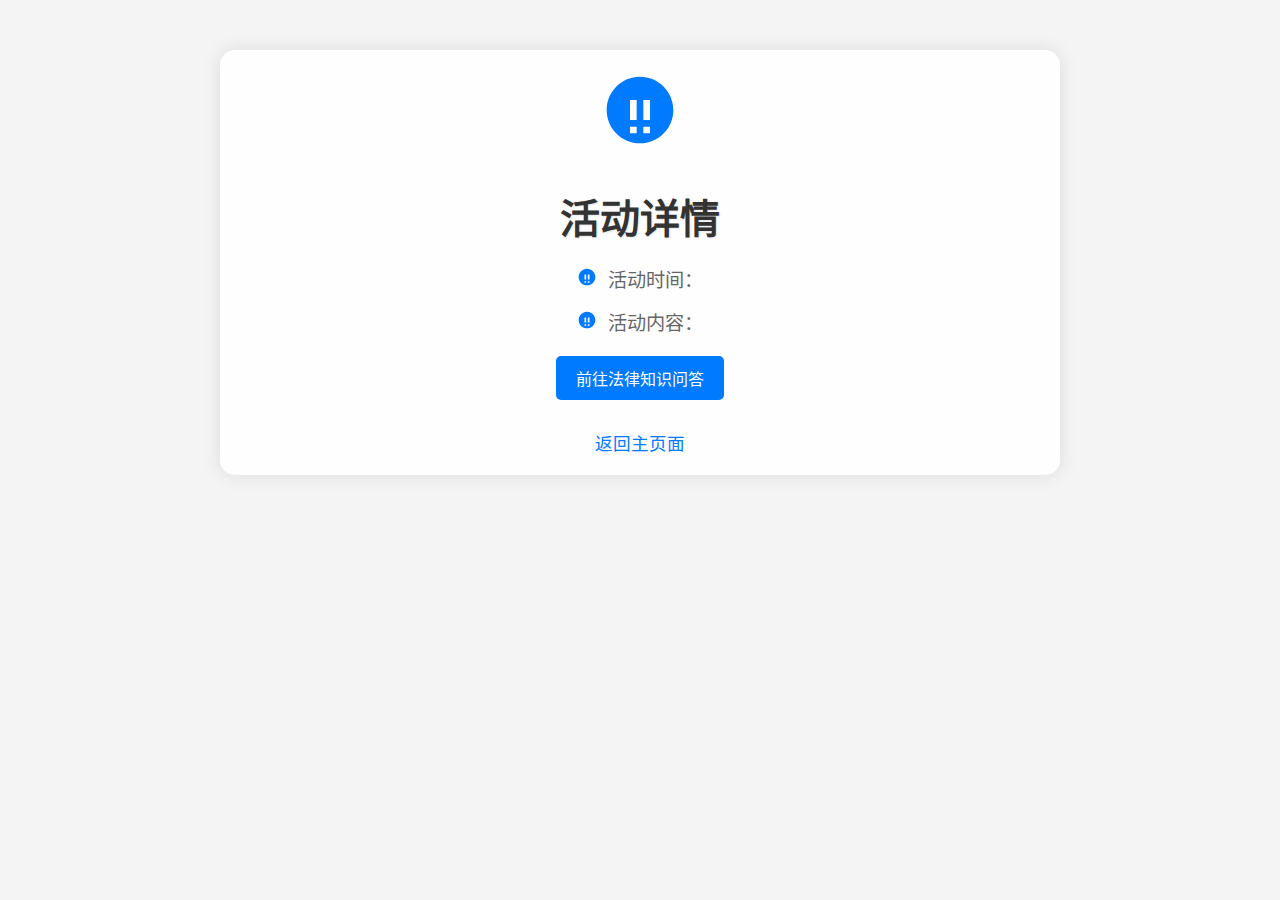
<file: activity.html>
<!DOCTYPE html>
<html lang="zh-CN">

<head>
    <meta charset="UTF-8">
    <meta name="viewport" content="width=device-width, initial-scale=1.0">
    <title>活动详情</title>
    <link rel="icon" type="image/x-icon" href="icon.svg">
    <style>
        body {
            font-family: Arial, sans-serif;
            margin: 0;
            padding: 0;
            background-color: #f4f4f4;
            background-image: url('https://images.unsplash.com/photo-1542435503-956c469947f6?ixlib=rb-4.0.3&ixid=M3wxMjA3fDB8MHxwaG90by1wYWdlfHx8fGVufDB8fHx8fA%3D%3D&auto=format&fit=crop&w=1470&q=80');
            background-size: cover;
            background-position: center;
        }

       .container {
            max-width: 800px;
            margin: 0 auto;
            padding: 20px;
            background-color: rgba(255, 255, 255, 0.9);
            box-shadow: 0 0 20px rgba(0, 0, 0, 0.1);
            border-radius: 15px;
            margin-top: 50px;
            animation: fadeInUp 1s ease;
        }

        @keyframes fadeInUp {
            from {
                opacity: 0;
                transform: translateY(20px);
            }
            to {
                opacity: 1;
                transform: translateY(0);
            }
        }

        h2 {
            color: #333;
            text-align: center;
            margin-bottom: 20px;
            font-size: 2.5em;
            text-shadow: 1px 1px 2px rgba(0, 0, 0, 0.1);
        }

       .activity-info {
            text-align: center;
            margin-bottom: 20px;
        }

       .activity-info p {
            margin: 15px 0;
            font-size: 1.2em;
            color: #666;
        }

       .activity-info p svg {
            width: 20px;
            height: 20px;
            fill: #007BFF;
            margin-right: 5px;
        }

       .back-link {
            text-align: center;
            margin-top: 30px;
        }

       .back-link a {
            color: #007BFF;
            text-decoration: none;
            font-size: 1.1em;
            transition: color 0.3s ease;
        }

       .back-link a:hover {
            color: #0056b3;
            text-decoration: underline;
        }

       .icon-container {
            text-align: center;
            margin-bottom: 20px;
        }

       .icon-container svg {
            width: 80px;
            height: 80px;
            fill: #007BFF;
            animation: pulse 2s infinite;
        }

        @keyframes pulse {
            0% {
                transform: scale(1);
            }
            50% {
                transform: scale(1.1);
            }
            100% {
                transform: scale(1);
            }
        }

       .extra-link {
            text-align: center;
            margin-top: 20px;
        }

       .extra-link a {
            display: inline-block;
            background-color: #007BFF;
            color: white;
            padding: 10px 20px;
            border-radius: 5px;
            text-decoration: none;
            transition: background-color 0.3s ease;
        }

       .extra-link a:hover {
            background-color: #0056b3;
        }
    </style>
</head>

<body>
    <div class="container">
        <div class="icon-container">
            <svg xmlns="http://www.w3.org/2000/svg" viewBox="0 0 24 24">
                <path d="M12 2C6.48 2 2 6.48 2 12s4.48 10 10 10 10-4.48 10-10S17.52 2 12 2zm-1 17h-2v-2h2v2zm0-4h-2v-6h2v6zm4 4h-2v-2h2v2zm0-4h-2v-6h2v6z" />
            </svg>
        </div>
        <h2>活动详情</h2>
        <div class="activity-info">
            <h3 id="activity-title"></h3>
            <p>
                <svg xmlns="http://www.w3.org/2000/svg" viewBox="0 0 24 24">
                    <path d="M12 2C6.48 2 2 6.48 2 12s4.48 10 10 10 10-4.48 10-10S17.52 2 12 2zm-1 17h-2v-2h2v2zm0-4h-2v-6h2v6zm4 4h-2v-2h2v2zm0-4h-2v-6h2v6z" />
                </svg>
                活动时间：<span id="activity-date"></span>
            </p>
            <p>
                <svg xmlns="http://www.w3.org/2000/svg" viewBox="0 0 24 24">
                    <path d="M12 2C6.48 2 2 6.48 2 12s4.48 10 10 10 10-4.48 10-10S17.52 2 12 2zm-1 17h-2v-2h2v2zm0-4h-2v-6h2v6zm4 4h-2v-2h2v2zm0-4h-2v-6h2v6z" />
                </svg>
                活动内容：<span id="activity-content"></span>
            </p>
        </div>
        <div class="extra-link">
            <a id="questionLink" href="your_question_page.html" style="display: none;">前往法律知识问答</a>
        </div>
        <div class="back-link">
            <a href="index.html">返回主页面</a>
        </div>
    </div>
    <script>
        const urlParams = new URLSearchParams(window.location.search);
        const activityId = urlParams.get('id');

        let activity;
        if (activityId === '1') {
            activity = {
                title: '群聊文明宣传活动',
                date: '3.18',
                content: '组织同学们学习群聊文明规范，发放宣传手册。'
            };
        } else if (activityId === '2') {
            activity = {
                title: '法律知识小竞赛',
                date: '3.16',
                content: '通过竞赛的方式，增强同学们对群聊法律规定的了解。'
            };
        }

        if (activity) {
            document.getElementById('activity-title').textContent = activity.title;
            document.getElementById('activity-date').textContent = activity.date;
            document.getElementById('activity-content').textContent = activity.content;
        }

        // 获取当前日期
        const now = new Date();
        const targetDate = new Date(2025, 2, 16); // 月份是0-11，所以3月是2

        if (now >= targetDate) {
            document.getElementById('questionLink').style.display = 'inline-block';
        }
    </script>
</body>

</html>
</file>
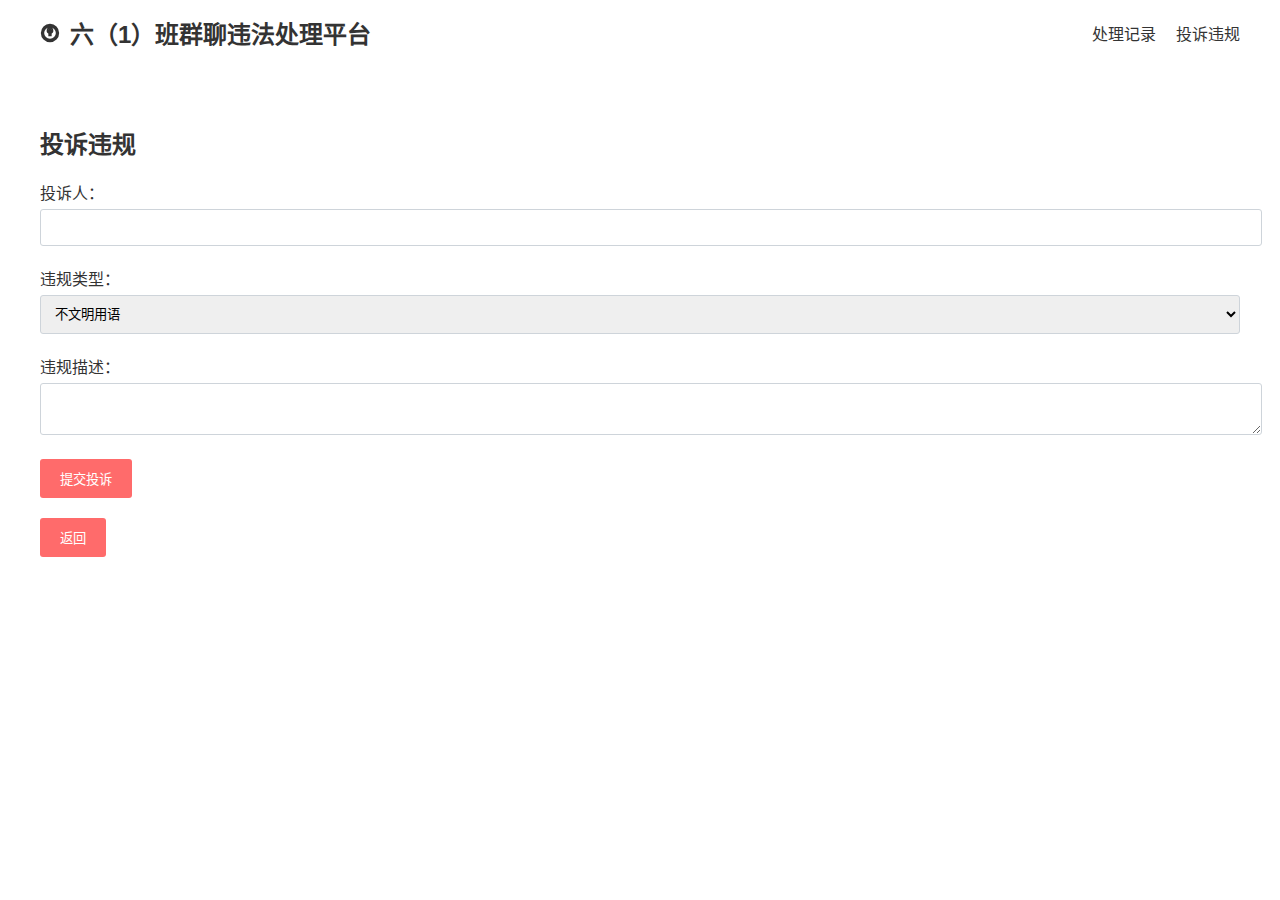
<file: complaint.html>
<!DOCTYPE html>
<html lang="zh-CN">

<head>
    <meta charset="UTF-8">
    <meta name="viewport" content="width=device-width, initial-scale=1.0">
    <title>投诉违规</title>
    <link rel="icon" type="image/x-icon" href="icon.svg">
    <style>
        /* 全局样式 */
        body {
            font-family: Arial, sans-serif;
            margin: 0;
            padding: 0;
            background-color: #fff;
            color: #333;
        }

        /* 顶部导航栏样式 */
       .navbar {
            background-color: #fff;
            box-shadow: 0 2px 5px rgba(0, 0, 0, 0.1);
            display: flex;
            justify-content: space-between;
            align-items: center;
            padding: 15px 40px;
        }

       .navbar-logo {
            display: flex;
            align-items: center;
            font-size: 24px;
            font-weight: bold;
            color: #333;
            text-decoration: none;
        }

       .navbar-logo svg {
            width: 20px;
            height: 20px;
            fill: #333;
            margin-right: 10px;
            transition: transform 0.3s ease;
        }

       .navbar-logo svg:hover {
            transform: rotate(360deg);
        }

       .navbar-menu {
            list-style-type: none;
            margin: 0;
            padding: 0;
            display: flex;
        }

       .navbar-menu li {
            margin-left: 20px;
        }

       .navbar-menu li a {
            color: #333;
            text-decoration: none;
            transition: color 0.3s ease;
            display: flex;
            align-items: center;
        }

       .navbar-menu li a svg {
            width: 16px;
            height: 16px;
            fill: #333;
            margin-right: 5px;
            transition: fill 0.3s ease;
        }

       .navbar-menu li a:hover {
            color: #ff6b6b;
        }

       .navbar-menu li a:hover svg {
            fill: #ff6b6b;
        }

        /* 容器样式 */
       .container {
            max-width: 1200px;
            margin: 0 auto;
            padding: 40px;
            background-color: #fff;
            box-shadow: none;
        }

        /* 时间线样式 */
       .timeline {
            list-style-type: none;
            padding: 20px 0;
            margin: 0;
            position: relative;
        }

       .timeline::before {
            content: '';
            position: absolute;
            left: 13px;
            width: 2px;
            height: 100%;
            background-color: #ccc;
        }

       .timeline li {
            margin-bottom: 20px;
            position: relative;
            opacity: 0;
            animation: fadeInUp 1s ease-in-out forwards;
            animation-delay: calc(0.2s * var(--index));
        }

        @keyframes fadeInUp {
            from {
                opacity: 0;
                transform: translateY(20px);
            }

            to {
                opacity: 1;
                transform: translateY(0);
            }
        }

       .timeline li::after {
            content: '';
            display: table;
            clear: both;
        }

       .timeline .date {
            width: 60px;
            height: 60px;
            line-height: 60px;
            border-radius: 50%;
            background-color: #333;
            color: white;
            text-align: center;
            position: absolute;
            left: 0;
        }

       .timeline .event {
            margin-left: 80px;
            padding: 10px;
            background-color: rgba(249, 249, 249, 0.9);
            border-radius: 5px;
        }

       .activity-timeline {
            list-style-type: none;
            padding: 20px 0;
            margin: 0;
            position: relative;
        }

       .activity-timeline::before {
            content: '';
            position: absolute;
            left: 13px;
            width: 2px;
            height: 100%;
            background-color: #007BFF;
        }

       .activity-timeline li {
            margin-bottom: 20px;
            position: relative;
            opacity: 0;
            animation: fadeInUp 1s ease-in-out forwards;
            animation-delay: calc(0.2s * var(--index));
        }

       .activity-timeline .date {
            width: 60px;
            height: 60px;
            line-height: 60px;
            border-radius: 50%;
            background-color: #007BFF;
            color: white;
            text-align: center;
            position: absolute;
            left: 0;
        }

       .activity-timeline .event {
            margin-left: 80px;
            padding: 10px;
            background-color: rgba(227, 242, 253, 0.9);
            border-radius: 5px;
        }

       .activity-timeline .event svg {
            width: 20px;
            height: 20px;
            fill: #007BFF;
            margin-right: 5px;
        }

       .timeline.event a,
       .timeline-search button,
       .toggle-btn,
       .complaint-form button {
            background-color: #ff6b6b;
            color: #fff;
            border: none;
            padding: 10px 20px;
            border-radius: 3px;
            transition: background-color 0.3s ease;
            cursor: pointer;
        }

       .timeline.event a:hover,
       .timeline-search button:hover,
       .toggle-btn:hover,
       .complaint-form button:hover {
            background-color: #e74c3c;
        }

        /* 搜索框样式 */
       .timeline-search {
            margin-bottom: 20px;
            display: flex;
            align-items: center;
        }

       .timeline-search input {
            padding: 10px 15px;
            border: 1px solid #ced4da;
            border-radius: 20px;
            width: 300px;
            font-size: 1rem;
            outline: none;
            transition: border-color 0.3s ease;
            margin-right: 10px;
        }

       .timeline-search input:focus {
            border-color: #ff6b6b;
        }

        /* 投诉表单样式 */
       .complaint-form label {
            display: block;
            margin-bottom: 5px;
        }

       .complaint-form input,
       .complaint-form select,
       .complaint-form textarea {
            width: 100%;
            padding: 10px;
            margin-bottom: 20px;
            border: 1px solid #ced4da;
            border-radius: 3px;
            outline: none;
            transition: border-color 0.3s ease;
        }

       .complaint-form input:focus,
       .complaint-form select:focus,
       .complaint-form textarea:focus {
            border-color: #ff6b6b;
        }

        /* 通知框样式 */
       .notification {
            position: fixed;
            top: 10px;
            right: 10px;
            background-color: white;
            border: 1px solid #ff6b6b;
            border-radius: 5px;
            padding: 10px 20px;
            display: flex;
            align-items: center;
            box-shadow: 0 0 5px rgba(0, 0, 0, 0.2);
            opacity: 0;
            transform: translateY(-20px);
            transition: opacity 0.3s ease, transform 0.3s ease;
        }

       .notification svg {
            width: 20px;
            height: 20px;
            fill: #ff6b6b;
            margin-right: 10px;
        }
        .back-button {
            background-color: #ff6b6b;
            color: #fff;
            border: none;
            padding: 10px 20px;
            border-radius: 3px;
            cursor: pointer;
            margin-top: 20px;
        }

       .back-button:hover {
            background-color: #e74c3c;
        }

    </style>
</head>

<body>
    <nav class="navbar">
        <a href="#" class="navbar-logo">
            <svg width="24" height="24" viewBox="0 0 24 24" fill="none" xmlns="http://www.w3.org/2000/svg">
                <path d="M12 2C6.48 2 2 6.48 2 12s4.48 10 10 10 10-4.48 10-10S17.52 2 12 2zm0 18c-4.41 0-8-3.59-8-8s3.59-8 8-8 8 3.59 8 8-3.59 8-8 8zm1-11h-2v6h2v-6zm-1-3c-1.66 0-3 1.34-3 3s1.34 3 3 3 3-1.34 3-3-1.34-3-3-3z"
                      fill="none" stroke="#333" stroke-width="2" />
                <path d="M12 14L16 10L12 6L8 10L12 14Z" fill="#333" />
            </svg>
            六（1）班群聊违法处理平台
        </a>
        <ul class="navbar-menu">
            <li><a href="timeline.html">处理记录</a></li>
            <li><a href="complaint.html">投诉违规</a></li>
        </ul>
    </nav>
    <div class="container">
        <h2>投诉违规</h2>
        <form class="complaint-form">
            <label for="complainant">投诉人：</label>
            <input type="text" id="complainant" required>
            <label for="violationType">违规类型：</label>
            <select id="violationType" required>
                <option value="badLanguage">不文明用语</option>
                <option value="spam">恶意刷屏</option>
                <option value="badInfo">传播不良信息</option>
            </select>
            <label for="description">违规描述：</label>
            <textarea id="description" required></textarea>
            <button type="submit">提交投诉</button>
        </form>
        <button class="back-button" onclick="goBack()">返回</button>
    </div>
    <script>
        function goBack() {
            window.history.back();
        }
    </script>
</body>

</html>
</file>
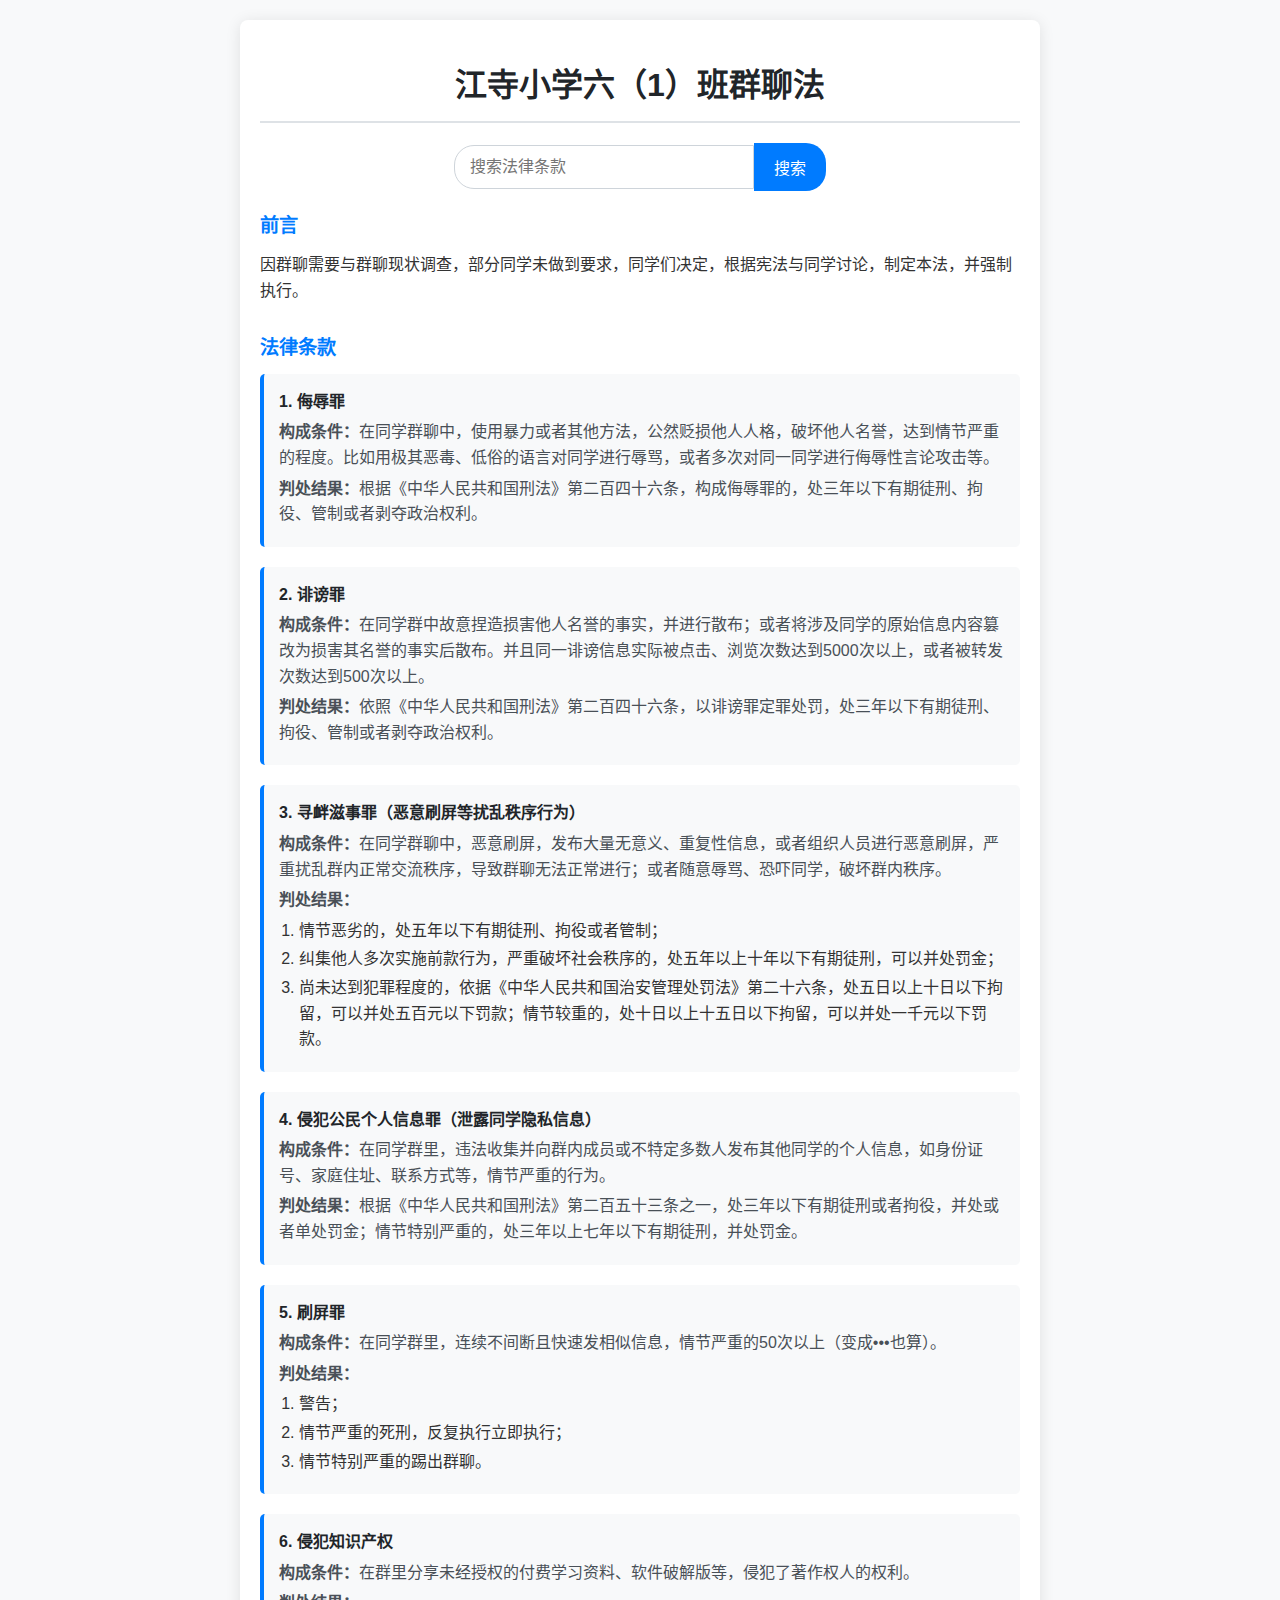
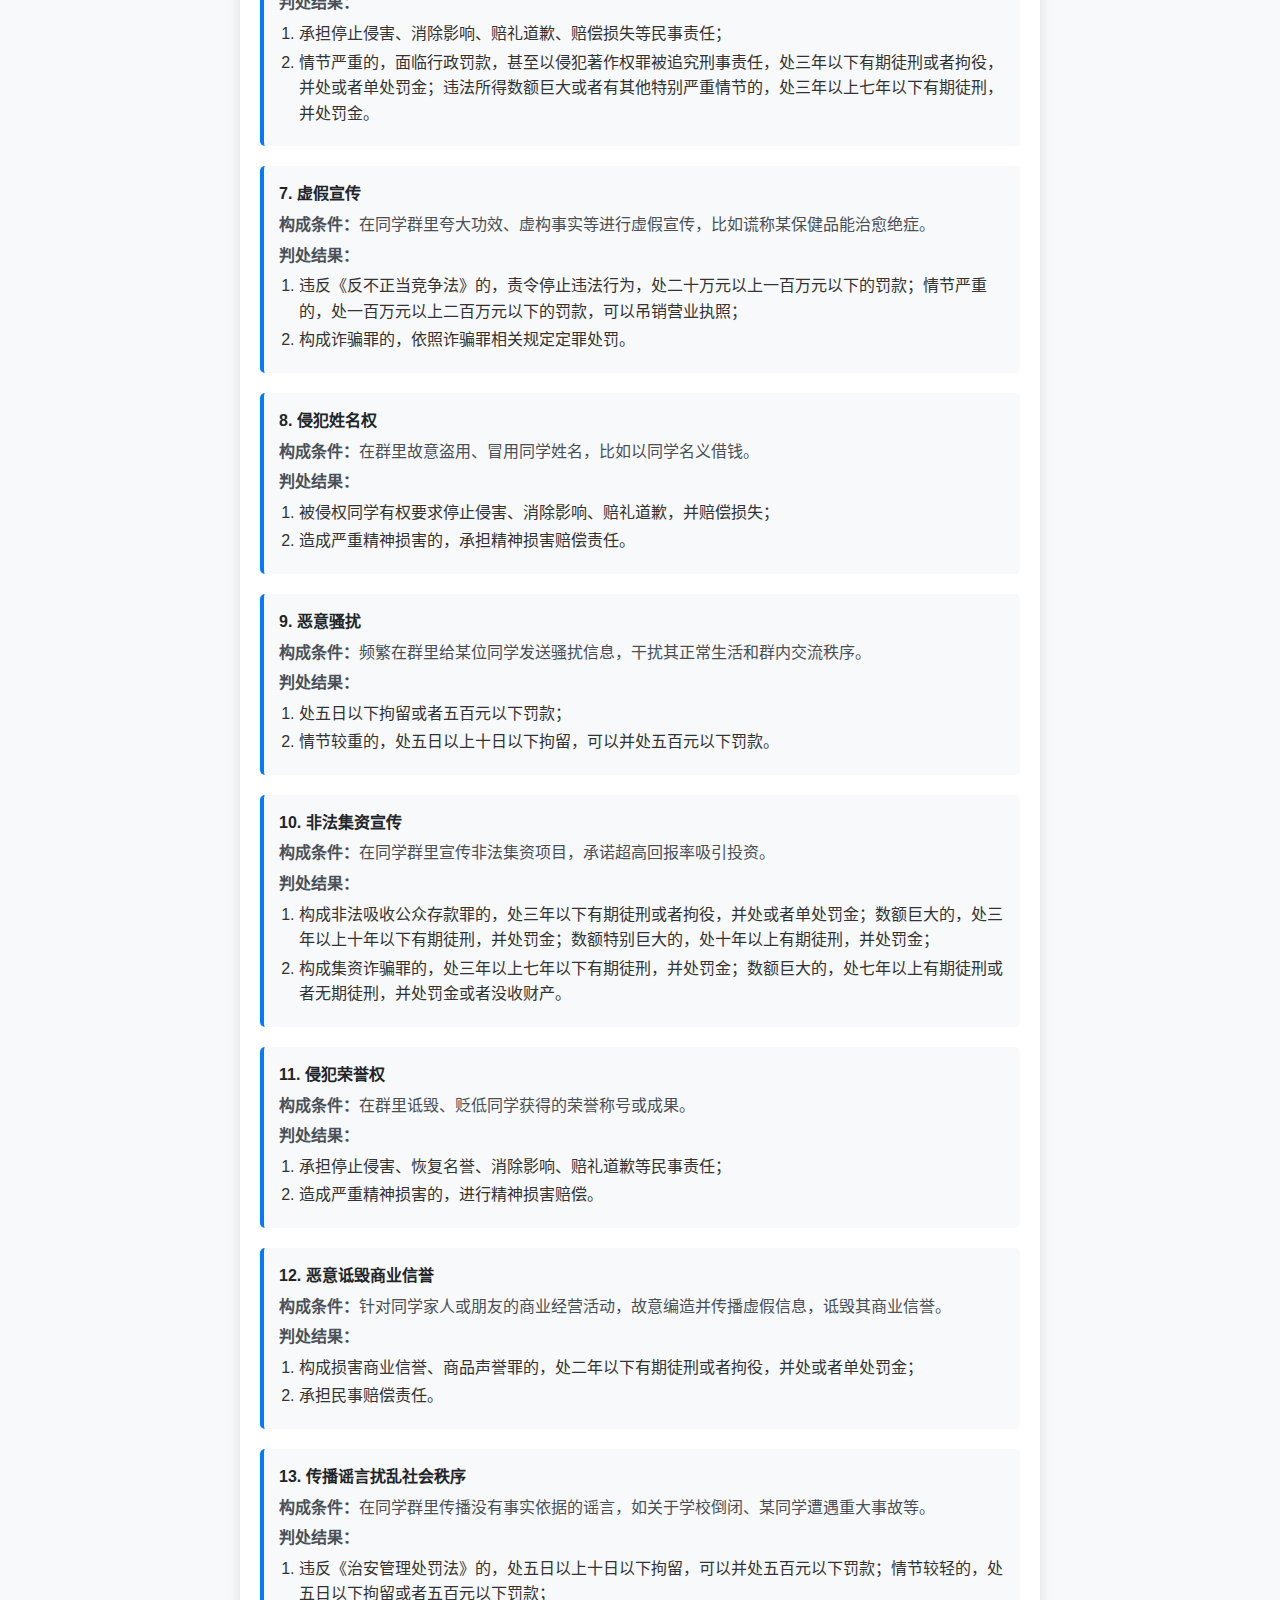
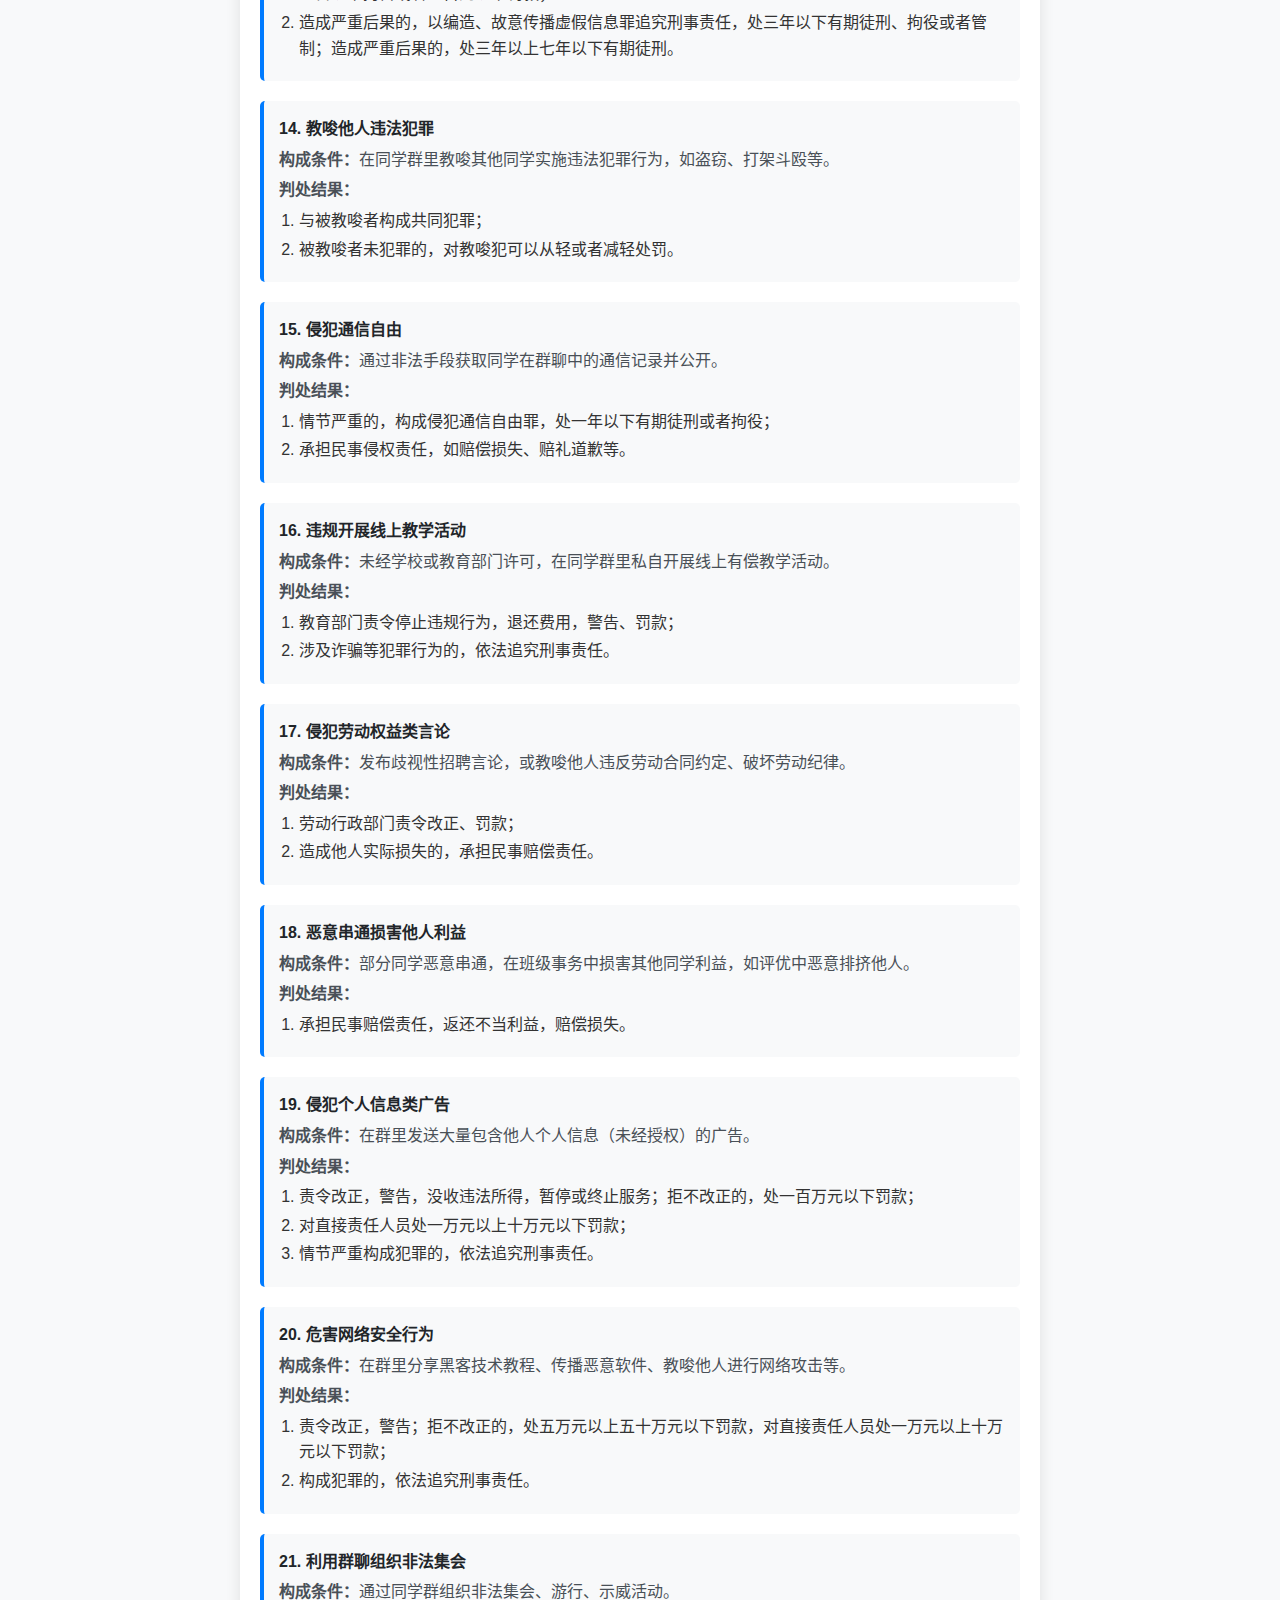
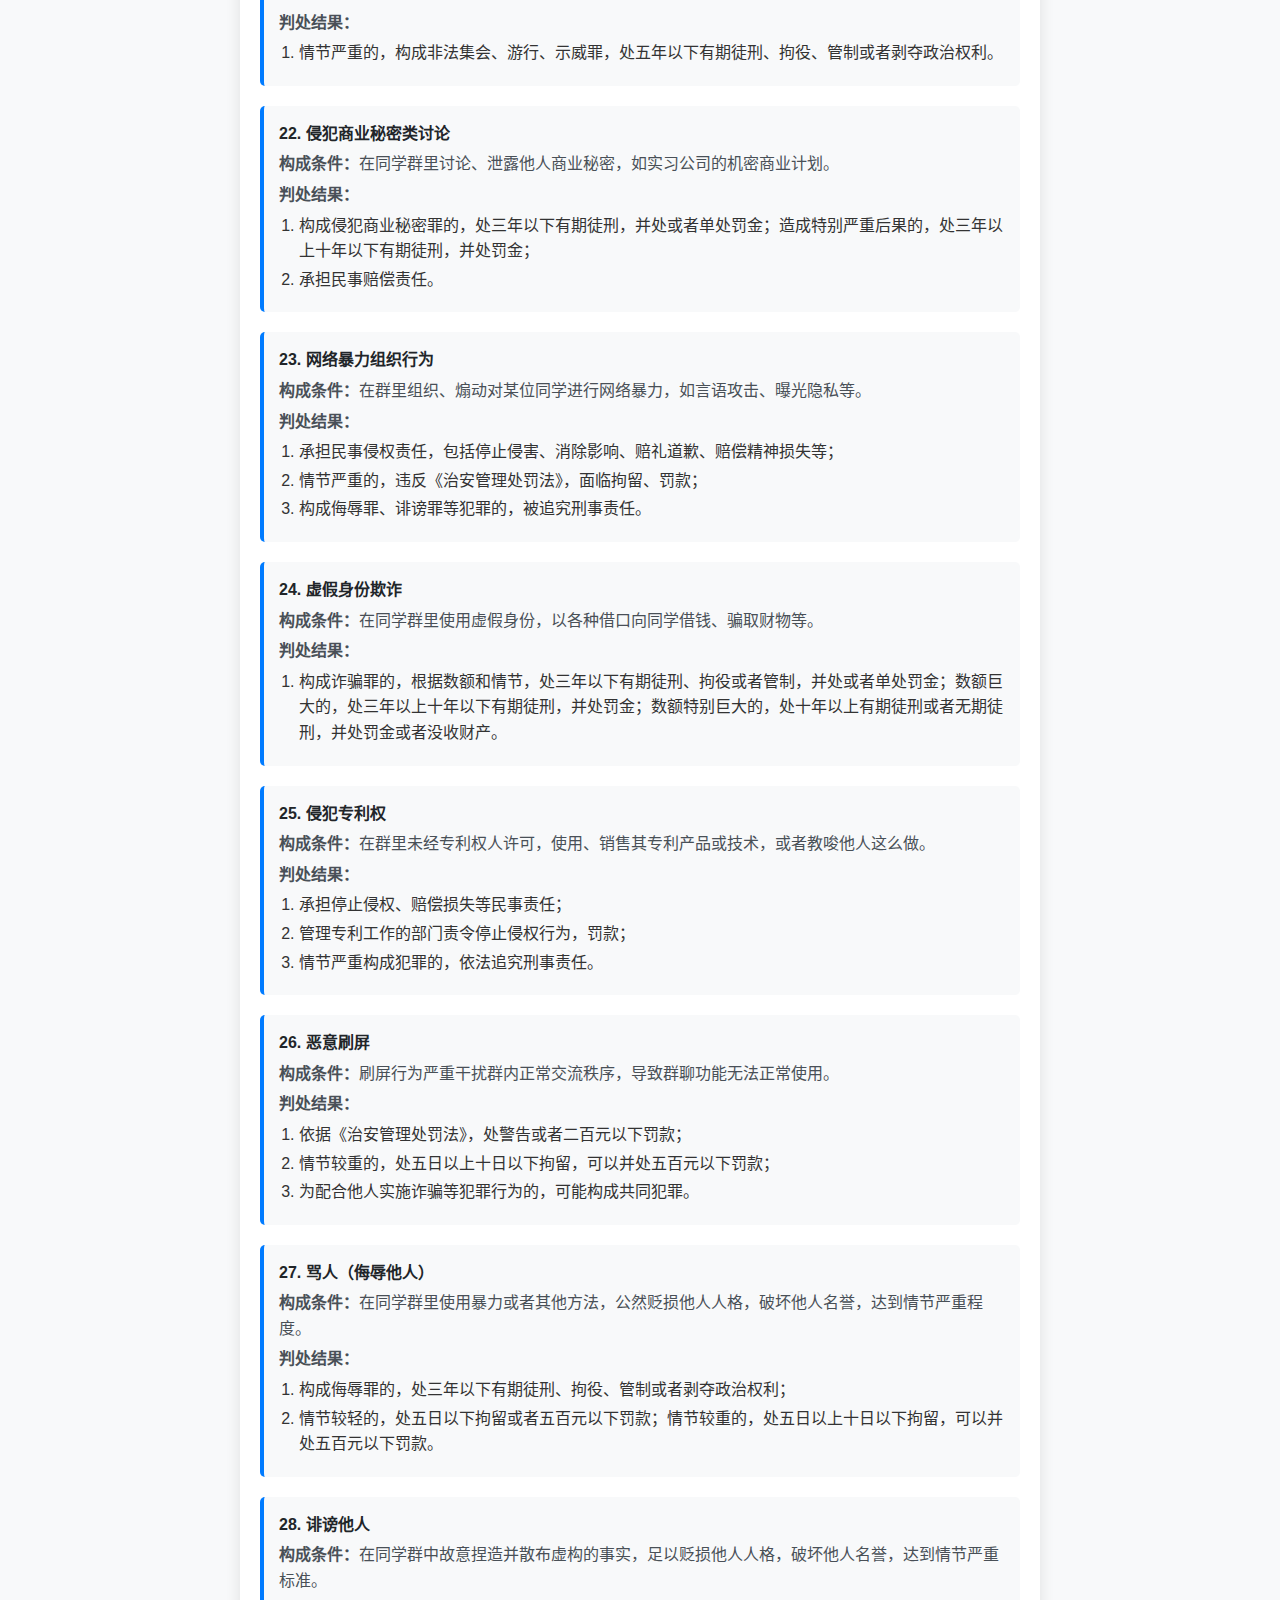
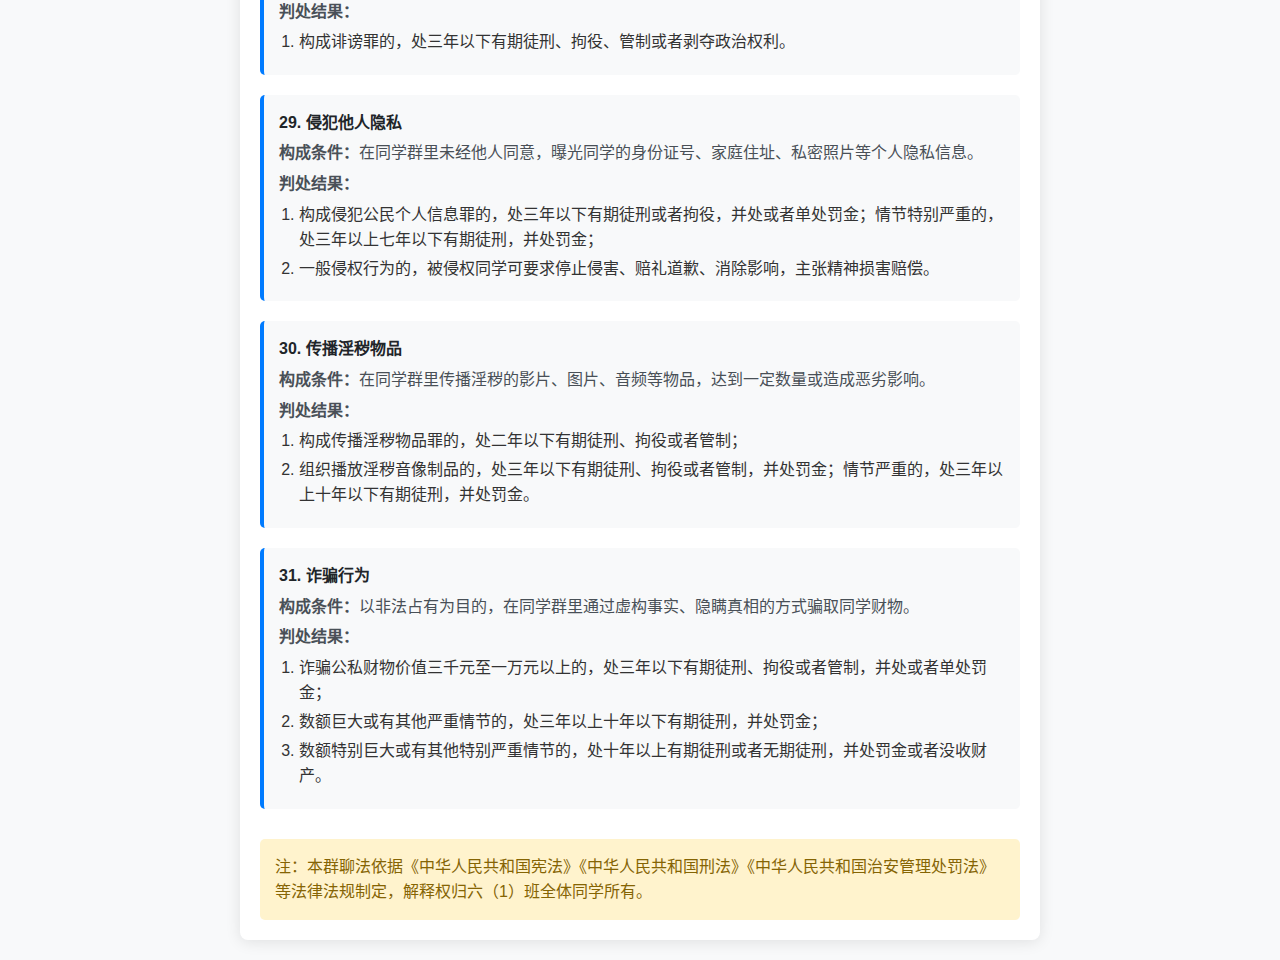
<file: law_rules.html>
<!DOCTYPE html>
<html lang="zh-CN">
<head>
    <meta charset="UTF-8">
    <meta name="viewport" content="width=device-width, initial-scale=1.0">
    <title>江寺小学六（1）班群聊法</title>
    <link rel="icon" type="image/x-icon" href="icon.svg">
    <style>
        * {
            margin: 0;
            padding: 0;
            box-sizing: border-box;
            font-family: 'Segoe UI', sans-serif;
        }

        body {
            line-height: 1.6;
            background-color: #f8f9fa;
            color: #333;
        }

       .container {
            max-width: 800px;
            margin: 20px auto;
            padding: 20px;
            background: white;
            border-radius: 8px;
            box-shadow: 0 2px 15px rgba(0, 0, 0, 0.1);
        }

        h1 {
            text-align: center;
            color: #212529;
            margin: 20px 0;
            padding-bottom: 10px;
            border-bottom: 2px solid #dee2e6;
        }

       .section {
            margin-bottom: 30px;
        }

       .section h3 {
            color: #007bff;
            margin-bottom: 10px;
            font-size: 1.2rem;
        }

       .law-item {
            margin-bottom: 20px;
            padding: 15px;
            background-color: #f8f9fa;
            border-left: 4px solid #007bff;
            border-radius: 5px;
        }

       .law-item:hover {
            background-color: #e9f3fc;
        }

       .law-item h4 {
            color: #212529;
            margin-bottom: 5px;
        }

       .law-item p {
            margin: 5px 0;
            color: #495057;
        }

       .law-item ol {
            padding-left: 20px;
            margin-top: 5px;
        }

       .law-item ol li {
            margin-bottom: 3px;
        }

       .note {
            margin-top: 20px;
            padding: 15px;
            background-color: #fff3cd;
            border-radius: 5px;
            color: #856404;
        }

       .search-group {
            margin-bottom: 20px;
            text-align: center;
            display: flex;
            justify-content: center;
            align-items: center;
        }

       .search-group input {
            padding: 12px 15px;
            border: 1px solid #ced4da;
            border-radius: 20px 0 0 20px;
            width: 300px;
            font-size: 1rem;
            outline: none;
            transition: border-color 0.3s ease;
        }

       .search-group input:focus {
            border-color: #007bff;
        }

       .search-group button {
            background-color: #007BFF;
            color: white;
            border: none;
            padding: 12px 20px;
            border-radius: 0 20px 20px 0;
            cursor: pointer;
            font-size: 1rem;
            transition: background-color 0.3s ease;
        }

       .search-group button:hover {
            background-color: #0056b3;
        }
    </style>
</head>
<body>
    <div class="container">
        <h1>江寺小学六（1）班群聊法</h1>
        <div class="search-group">
            <input type="text" id="searchInput" placeholder="搜索法律条款">
            <button onclick="searchLaws()">搜索</button>
        </div>

        <div class="section">
            <h3>前言</h3>
            <p>因群聊需要与群聊现状调查，部分同学未做到要求，同学们决定，根据宪法与同学讨论，制定本法，并强制执行。</p>
        </div>

        <div class="section">
            <h3>法律条款</h3>
            <div class="law-item">
                <h4>1. 侮辱罪</h4>
                <p><strong>构成条件：</strong>在同学群聊中，使用暴力或者其他方法，公然贬损他人人格，破坏他人名誉，达到情节严重的程度。比如用极其恶毒、低俗的语言对同学进行辱骂，或者多次对同一同学进行侮辱性言论攻击等。</p>
                <p><strong>判处结果：</strong>根据《中华人民共和国刑法》第二百四十六条，构成侮辱罪的，处三年以下有期徒刑、拘役、管制或者剥夺政治权利。</p>
            </div>

            <div class="law-item">
                <h4>2. 诽谤罪</h4>
                <p><strong>构成条件：</strong>在同学群中故意捏造损害他人名誉的事实，并进行散布；或者将涉及同学的原始信息内容篡改为损害其名誉的事实后散布。并且同一诽谤信息实际被点击、浏览次数达到5000次以上，或者被转发次数达到500次以上。</p>
                <p><strong>判处结果：</strong>依照《中华人民共和国刑法》第二百四十六条，以诽谤罪定罪处罚，处三年以下有期徒刑、拘役、管制或者剥夺政治权利。</p>
            </div>

            <div class="law-item">
                <h4>3. 寻衅滋事罪（恶意刷屏等扰乱秩序行为）</h4>
                <p><strong>构成条件：</strong>在同学群聊中，恶意刷屏，发布大量无意义、重复性信息，或者组织人员进行恶意刷屏，严重扰乱群内正常交流秩序，导致群聊无法正常进行；或者随意辱骂、恐吓同学，破坏群内秩序。</p>
                <p><strong>判处结果：</strong>
                    <ol>
                        <li>情节恶劣的，处五年以下有期徒刑、拘役或者管制；</li>
                        <li>纠集他人多次实施前款行为，严重破坏社会秩序的，处五年以上十年以下有期徒刑，可以并处罚金；</li>
                        <li>尚未达到犯罪程度的，依据《中华人民共和国治安管理处罚法》第二十六条，处五日以上十日以下拘留，可以并处五百元以下罚款；情节较重的，处十日以上十五日以下拘留，可以并处一千元以下罚款。</li>
                    </ol>
                </p>
            </div>

            <div class="law-item">
                <h4>4. 侵犯公民个人信息罪（泄露同学隐私信息）</h4>
                <p><strong>构成条件：</strong>在同学群里，违法收集并向群内成员或不特定多数人发布其他同学的个人信息，如身份证号、家庭住址、联系方式等，情节严重的行为。</p>
                <p><strong>判处结果：</strong>根据《中华人民共和国刑法》第二百五十三条之一，处三年以下有期徒刑或者拘役，并处或者单处罚金；情节特别严重的，处三年以上七年以下有期徒刑，并处罚金。</p>
            </div>

            <div class="law-item">
                <h4>5. 刷屏罪</h4>
                <p><strong>构成条件：</strong>在同学群里，连续不间断且快速发相似信息，情节严重的50次以上（变成•••也算）。</p>
                <p><strong>判处结果：</strong>
                    <ol>
                        <li>警告；</li>
                        <li>情节严重的死刑，反复执行立即执行；</li>
                        <li>情节特别严重的踢出群聊。</li>
                    </ol>
                </p>
            </div>

            <div class="law-item">
                <h4>6. 侵犯知识产权</h4>
                <p><strong>构成条件：</strong>在群里分享未经授权的付费学习资料、软件破解版等，侵犯了著作权人的权利。</p>
                <p><strong>判处结果：</strong>
                    <ol>
                        <li>承担停止侵害、消除影响、赔礼道歉、赔偿损失等民事责任；</li>
                        <li>情节严重的，面临行政罚款，甚至以侵犯著作权罪被追究刑事责任，处三年以下有期徒刑或者拘役，并处或者单处罚金；违法所得数额巨大或者有其他特别严重情节的，处三年以上七年以下有期徒刑，并处罚金。</li>
                    </ol>
                </p>
            </div>

            <div class="law-item">
                <h4>7. 虚假宣传</h4>
                <p><strong>构成条件：</strong>在同学群里夸大功效、虚构事实等进行虚假宣传，比如谎称某保健品能治愈绝症。</p>
                <p><strong>判处结果：</strong>
                    <ol>
                        <li>违反《反不正当竞争法》的，责令停止违法行为，处二十万元以上一百万元以下的罚款；情节严重的，处一百万元以上二百万元以下的罚款，可以吊销营业执照；</li>
                        <li>构成诈骗罪的，依照诈骗罪相关规定定罪处罚。</li>
                    </ol>
                </p>
            </div>

            <div class="law-item">
                <h4>8. 侵犯姓名权</h4>
                <p><strong>构成条件：</strong>在群里故意盗用、冒用同学姓名，比如以同学名义借钱。</p>
                <p><strong>判处结果：</strong>
                    <ol>
                        <li>被侵权同学有权要求停止侵害、消除影响、赔礼道歉，并赔偿损失；</li>
                        <li>造成严重精神损害的，承担精神损害赔偿责任。</li>
                    </ol>
                </p>
            </div>

            <div class="law-item">
                <h4>9. 恶意骚扰</h4>
                <p><strong>构成条件：</strong>频繁在群里给某位同学发送骚扰信息，干扰其正常生活和群内交流秩序。</p>
                <p><strong>判处结果：</strong>
                    <ol>
                        <li>处五日以下拘留或者五百元以下罚款；</li>
                        <li>情节较重的，处五日以上十日以下拘留，可以并处五百元以下罚款。</li>
                    </ol>
                </p>
            </div>

            <div class="law-item">
                <h4>10. 非法集资宣传</h4>
                <p><strong>构成条件：</strong>在同学群里宣传非法集资项目，承诺超高回报率吸引投资。</p>
                <p><strong>判处结果：</strong>
                    <ol>
                        <li>构成非法吸收公众存款罪的，处三年以下有期徒刑或者拘役，并处或者单处罚金；数额巨大的，处三年以上十年以下有期徒刑，并处罚金；数额特别巨大的，处十年以上有期徒刑，并处罚金；</li>
                        <li>构成集资诈骗罪的，处三年以上七年以下有期徒刑，并处罚金；数额巨大的，处七年以上有期徒刑或者无期徒刑，并处罚金或者没收财产。</li>
                    </ol>
                </p>
            </div>

            <div class="law-item">
                <h4>11. 侵犯荣誉权</h4>
                <p><strong>构成条件：</strong>在群里诋毁、贬低同学获得的荣誉称号或成果。</p>
                <p><strong>判处结果：</strong>
                    <ol>
                        <li>承担停止侵害、恢复名誉、消除影响、赔礼道歉等民事责任；</li>
                        <li>造成严重精神损害的，进行精神损害赔偿。</li>
                    </ol>
                </p>
            </div>

            <div class="law-item">
                <h4>12. 恶意诋毁商业信誉</h4>
                <p><strong>构成条件：</strong>针对同学家人或朋友的商业经营活动，故意编造并传播虚假信息，诋毁其商业信誉。</p>
                <p><strong>判处结果：</strong>
                    <ol>
                        <li>构成损害商业信誉、商品声誉罪的，处二年以下有期徒刑或者拘役，并处或者单处罚金；</li>
                        <li>承担民事赔偿责任。</li>
                    </ol>
                </p>
            </div>

            <div class="law-item">
                <h4>13. 传播谣言扰乱社会秩序</h4>
                <p><strong>构成条件：</strong>在同学群里传播没有事实依据的谣言，如关于学校倒闭、某同学遭遇重大事故等。</p>
                <p><strong>判处结果：</strong>
                    <ol>
                        <li>违反《治安管理处罚法》的，处五日以上十日以下拘留，可以并处五百元以下罚款；情节较轻的，处五日以下拘留或者五百元以下罚款；</li>
                        <li>造成严重后果的，以编造、故意传播虚假信息罪追究刑事责任，处三年以下有期徒刑、拘役或者管制；造成严重后果的，处三年以上七年以下有期徒刑。</li>
                    </ol>
                </p>
            </div>

            <div class="law-item">
                <h4>14. 教唆他人违法犯罪</h4>
                <p><strong>构成条件：</strong>在同学群里教唆其他同学实施违法犯罪行为，如盗窃、打架斗殴等。</p>
                <p><strong>判处结果：</strong>
                    <ol>
                        <li>与被教唆者构成共同犯罪；</li>
                        <li>被教唆者未犯罪的，对教唆犯可以从轻或者减轻处罚。</li>
                    </ol>
                </p>
            </div>

            <div class="law-item">
                <h4>15. 侵犯通信自由</h4>
                <p><strong>构成条件：</strong>通过非法手段获取同学在群聊中的通信记录并公开。</p>
                <p><strong>判处结果：</strong>
                    <ol>
                        <li>情节严重的，构成侵犯通信自由罪，处一年以下有期徒刑或者拘役；</li>
                        <li>承担民事侵权责任，如赔偿损失、赔礼道歉等。</li>
                    </ol>
                </p>
            </div>

            <div class="law-item">
                <h4>16. 违规开展线上教学活动</h4>
                <p><strong>构成条件：</strong>未经学校或教育部门许可，在同学群里私自开展线上有偿教学活动。</p>
                <p><strong>判处结果：</strong>
                    <ol>
                        <li>教育部门责令停止违规行为，退还费用，警告、罚款；</li>
                        <li>涉及诈骗等犯罪行为的，依法追究刑事责任。</li>
                    </ol>
                </p>
            </div>

            <div class="law-item">
                <h4>17. 侵犯劳动权益类言论</h4>
                <p><strong>构成条件：</strong>发布歧视性招聘言论，或教唆他人违反劳动合同约定、破坏劳动纪律。</p>
                <p><strong>判处结果：</strong>
                    <ol>
                        <li>劳动行政部门责令改正、罚款；</li>
                        <li>造成他人实际损失的，承担民事赔偿责任。</li>
                    </ol>
                </p>
            </div>

            <div class="law-item">
                <h4>18. 恶意串通损害他人利益</h4>
                <p><strong>构成条件：</strong>部分同学恶意串通，在班级事务中损害其他同学利益，如评优中恶意排挤他人。</p>
                <p><strong>判处结果：</strong>
                    <ol>
                        <li>承担民事赔偿责任，返还不当利益，赔偿损失。</li>
                    </ol>
                </p>
            </div>

            <div class="law-item">
                <h4>19. 侵犯个人信息类广告</h4>
                <p><strong>构成条件：</strong>在群里发送大量包含他人个人信息（未经授权）的广告。</p>
                <p><strong>判处结果：</strong>
                    <ol>
                        <li>责令改正，警告，没收违法所得，暂停或终止服务；拒不改正的，处一百万元以下罚款；</li>
                        <li>对直接责任人员处一万元以上十万元以下罚款；</li>
                        <li>情节严重构成犯罪的，依法追究刑事责任。</li>
                    </ol>
                </p>
            </div>

            <div class="law-item">
                <h4>20. 危害网络安全行为</h4>
                <p><strong>构成条件：</strong>在群里分享黑客技术教程、传播恶意软件、教唆他人进行网络攻击等。</p>
                <p><strong>判处结果：</strong>
                    <ol>
                        <li>责令改正，警告；拒不改正的，处五万元以上五十万元以下罚款，对直接责任人员处一万元以上十万元以下罚款；</li>
                        <li>构成犯罪的，依法追究刑事责任。</li>
                    </ol>
                </p>
            </div>

            <div class="law-item">
                <h4>21. 利用群聊组织非法集会</h4>
                <p><strong>构成条件：</strong>通过同学群组织非法集会、游行、示威活动。</p>
                <p><strong>判处结果：</strong>
                    <ol>
                        <li>情节严重的，构成非法集会、游行、示威罪，处五年以下有期徒刑、拘役、管制或者剥夺政治权利。</li>
                    </ol>
                </p>
            </div>

            <div class="law-item">
                <h4>22. 侵犯商业秘密类讨论</h4>
                <p><strong>构成条件：</strong>在同学群里讨论、泄露他人商业秘密，如实习公司的机密商业计划。</p>
                <p><strong>判处结果：</strong>
                    <ol>
                        <li>构成侵犯商业秘密罪的，处三年以下有期徒刑，并处或者单处罚金；造成特别严重后果的，处三年以上十年以下有期徒刑，并处罚金；</li>
                        <li>承担民事赔偿责任。</li>
                    </ol>
                </p>
            </div>

            <div class="law-item">
                <h4>23. 网络暴力组织行为</h4>
                <p><strong>构成条件：</strong>在群里组织、煽动对某位同学进行网络暴力，如言语攻击、曝光隐私等。</p>
                <p><strong>判处结果：</strong>
                    <ol>
                        <li>承担民事侵权责任，包括停止侵害、消除影响、赔礼道歉、赔偿精神损失等；</li>
                        <li>情节严重的，违反《治安管理处罚法》，面临拘留、罚款；</li>
                        <li>构成侮辱罪、诽谤罪等犯罪的，被追究刑事责任。</li>
                    </ol>
                </p>
            </div>

            <div class="law-item">
                <h4>24. 虚假身份欺诈</h4>
                <p><strong>构成条件：</strong>在同学群里使用虚假身份，以各种借口向同学借钱、骗取财物等。</p>
                <p><strong>判处结果：</strong>
                    <ol>
                        <li>构成诈骗罪的，根据数额和情节，处三年以下有期徒刑、拘役或者管制，并处或者单处罚金；数额巨大的，处三年以上十年以下有期徒刑，并处罚金；数额特别巨大的，处十年以上有期徒刑或者无期徒刑，并处罚金或者没收财产。</li>
                    </ol>
                </p>
            </div>

            <div class="law-item">
                <h4>25. 侵犯专利权</h4>
                <p><strong>构成条件：</strong>在群里未经专利权人许可，使用、销售其专利产品或技术，或者教唆他人这么做。</p>
                <p><strong>判处结果：</strong>
                    <ol>
                        <li>承担停止侵权、赔偿损失等民事责任；</li>
                        <li>管理专利工作的部门责令停止侵权行为，罚款；</li>
                        <li>情节严重构成犯罪的，依法追究刑事责任。</li>
                    </ol>
                </p>
            </div>

            <div class="law-item">
                <h4>26. 恶意刷屏</h4>
                <p><strong>构成条件：</strong>刷屏行为严重干扰群内正常交流秩序，导致群聊功能无法正常使用。</p>
                <p><strong>判处结果：</strong>
                    <ol>
                        <li>依据《治安管理处罚法》，处警告或者二百元以下罚款；</li>
                        <li>情节较重的，处五日以上十日以下拘留，可以并处五百元以下罚款；</li>
                        <li>为配合他人实施诈骗等犯罪行为的，可能构成共同犯罪。</li>
                    </ol>
                </p>
            </div>

            <div class="law-item">
                <h4>27. 骂人（侮辱他人）</h4>
                <p><strong>构成条件：</strong>在同学群里使用暴力或者其他方法，公然贬损他人人格，破坏他人名誉，达到情节严重程度。</p>
                <p><strong>判处结果：</strong>
                    <ol>
                        <li>构成侮辱罪的，处三年以下有期徒刑、拘役、管制或者剥夺政治权利；</li>
                        <li>情节较轻的，处五日以下拘留或者五百元以下罚款；情节较重的，处五日以上十日以下拘留，可以并处五百元以下罚款。</li>
                    </ol>
                </p>
            </div>

            <div class="law-item">
                <h4>28. 诽谤他人</h4>
                <p><strong>构成条件：</strong>在同学群中故意捏造并散布虚构的事实，足以贬损他人人格，破坏他人名誉，达到情节严重标准。</p>
                <p><strong>判处结果：</strong>
                    <ol>
                        <li>构成诽谤罪的，处三年以下有期徒刑、拘役、管制或者剥夺政治权利。</li>
                    </ol>
                </p>
            </div>

            <div class="law-item">
                <h4>29. 侵犯他人隐私</h4>
                <p><strong>构成条件：</strong>在同学群里未经他人同意，曝光同学的身份证号、家庭住址、私密照片等个人隐私信息。</p>
                <p><strong>判处结果：</strong>
                    <ol>
                        <li>构成侵犯公民个人信息罪的，处三年以下有期徒刑或者拘役，并处或者单处罚金；情节特别严重的，处三年以上七年以下有期徒刑，并处罚金；</li>
                        <li>一般侵权行为的，被侵权同学可要求停止侵害、赔礼道歉、消除影响，主张精神损害赔偿。</li>
                    </ol>
                </p>
            </div>

            <div class="law-item">
                <h4>30. 传播淫秽物品</h4>
                <p><strong>构成条件：</strong>在同学群里传播淫秽的影片、图片、音频等物品，达到一定数量或造成恶劣影响。</p>
                <p><strong>判处结果：</strong>
                    <ol>
                        <li>构成传播淫秽物品罪的，处二年以下有期徒刑、拘役或者管制；</li>
                        <li>组织播放淫秽音像制品的，处三年以下有期徒刑、拘役或者管制，并处罚金；情节严重的，处三年以上十年以下有期徒刑，并处罚金。</li>
                    </ol>
                </p>
            </div>

            <div class="law-item">
                <h4>31. 诈骗行为</h4>
                <p><strong>构成条件：</strong>以非法占有为目的，在同学群里通过虚构事实、隐瞒真相的方式骗取同学财物。</p>
                <p><strong>判处结果：</strong>
                    <ol>
                        <li>诈骗公私财物价值三千元至一万元以上的，处三年以下有期徒刑、拘役或者管制，并处或者单处罚金；</li>
                        <li>数额巨大或有其他严重情节的，处三年以上十年以下有期徒刑，并处罚金；</li>
                        <li>数额特别巨大或有其他特别严重情节的，处十年以上有期徒刑或者无期徒刑，并处罚金或者没收财产。</li>
                    </ol>
                </p>
            </div>
        </div>

        <div class="note">
            <p>注：本群聊法依据《中华人民共和国宪法》《中华人民共和国刑法》《中华人民共和国治安管理处罚法》等法律法规制定，解释权归六（1）班全体同学所有。</p>
        </div>
    </div>
    <script>
        function searchLaws() {
            const searchText = document.getElementById('searchInput').value.toLowerCase();
            const lawItems = document.querySelectorAll('.law-item');
            lawItems.forEach((item) => {
                const itemText = item.textContent.toLowerCase();
                if (itemText.includes(searchText)) {
                    item.style.display = 'block';
                } else {
                    item.style.display = 'none';
                }
            });
        }

    </script>
</body>
</html>
</file>
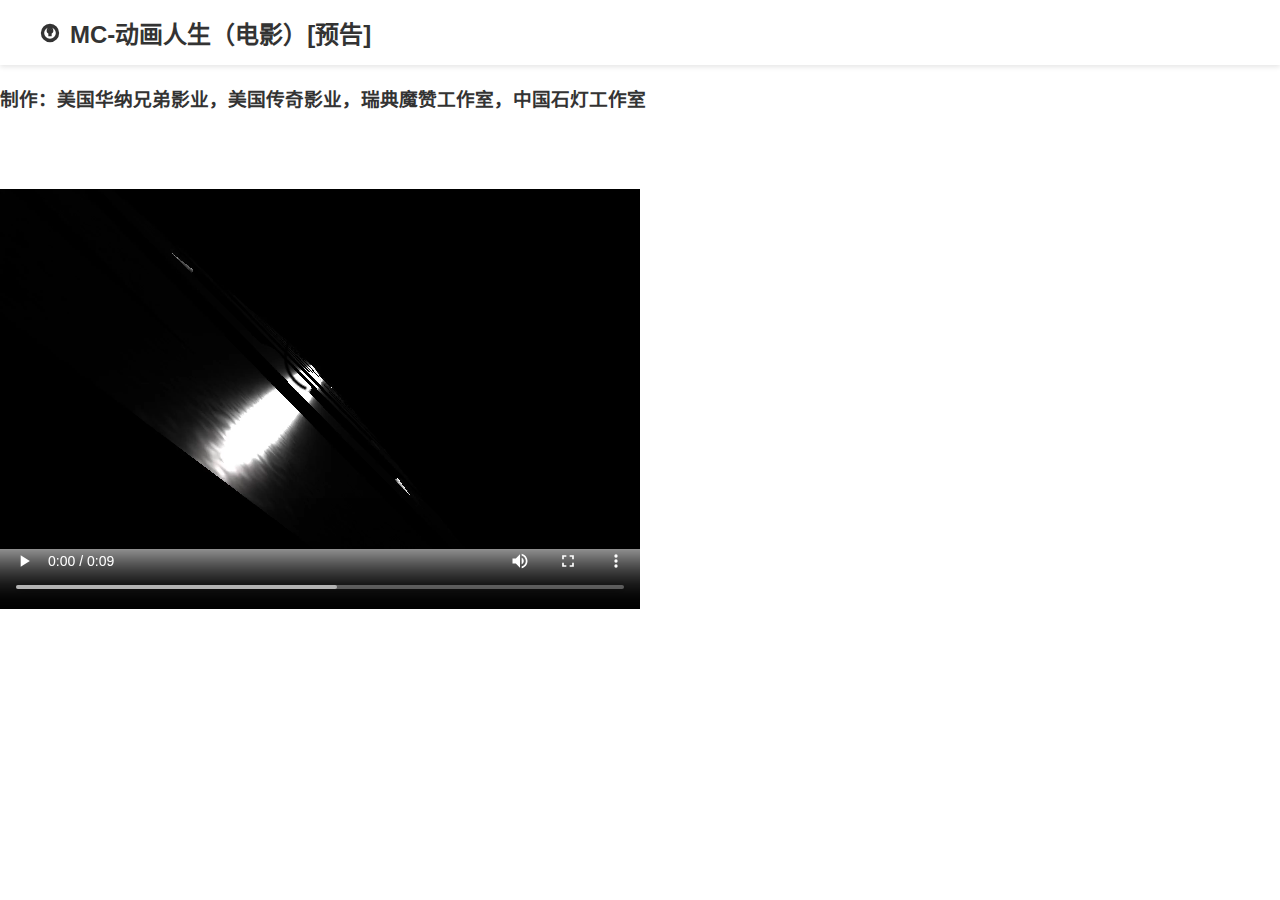
<file: movie.html>
<!DOCTYPE html>
<html lang="zh-CN">

<head>
    <meta charset="UTF-8">
    <meta name="viewport" content="width=device-width, initial-scale=1.0">
    <title>电影</title>
    <link rel="icon" type="image/x-icon" href="icon.svg">
    <style>
        /* 全局样式 */
        body {
            font-family: Arial, sans-serif;
            margin: 0;
            padding: 0;
            background-color: #fff;
            color: #333;
        }

        /* 顶部导航栏样式 */
       .navbar {
            background-color: #fff;
            box-shadow: 0 2px 5px rgba(0, 0, 0, 0.1);
            display: flex;
            justify-content: space-between;
            align-items: center;
            padding: 15px 40px;
        }

       .navbar-logo {
            display: flex;
            align-items: center;
            font-size: 24px;
            font-weight: bold;
            color: #333;
            text-decoration: none;
        }

       .navbar-logo svg {
            width: 20px;
            height: 20px;
            fill: #333;
            margin-right: 10px;
            transition: transform 0.3s ease;
        }

       .navbar-logo svg:hover {
            transform: rotate(360deg);
        }

       .navbar-menu {
            list-style-type: none;
            margin: 0;
            padding: 0;
            display: flex;
        }

       .navbar-menu li {
            margin-left: 20px;
        }

       .navbar-menu li a {
            color: #333;
            text-decoration: none;
            transition: color 0.3s ease;
            display: flex;
            align-items: center;
        }

       .navbar-menu li a svg {
            width: 16px;
            height: 16px;
            fill: #333;
            margin-right: 5px;
            transition: fill 0.3s ease;
        }

       .navbar-menu li a:hover {
            color: #ff6b6b;
        }

       .navbar-menu li a:hover svg {
            fill: #ff6b6b;
        }

        /* 容器样式 */
       .container {
            max-width: 1200px;
            margin: 0 auto;
            padding: 40px;
            background-color: #fff;
            box-shadow: none;
        }

        /* 时间线样式 */
       .timeline {
            list-style-type: none;
            padding: 20px 0;
            margin: 0;
            position: relative;
        }

       .timeline::before {
            content: '';
            position: absolute;
            left: 13px;
            width: 2px;
            height: 100%;
            background-color: #ccc;
        }

       .timeline li {
            margin-bottom: 20px;
            position: relative;
            opacity: 0;
            animation: fadeInUp 1s ease-in-out forwards;
            animation-delay: calc(0.2s * var(--index));
        }

        @keyframes fadeInUp {
            from {
                opacity: 0;
                transform: translateY(20px);
            }

            to {
                opacity: 1;
                transform: translateY(0);
            }
        }

       .timeline li::after {
            content: '';
            display: table;
            clear: both;
        }

       .timeline .date {
            width: 60px;
            height: 60px;
            line-height: 60px;
            border-radius: 50%;
            background-color: #333;
            color: white;
            text-align: center;
            position: absolute;
            left: 0;
        }

       .timeline .event {
            margin-left: 80px;
            padding: 10px;
            background-color: rgba(249, 249, 249, 0.9);
            border-radius: 5px;
        }

       .activity-timeline {
            list-style-type: none;
            padding: 20px 0;
            margin: 0;
            position: relative;
        }

       .activity-timeline::before {
            content: '';
            position: absolute;
            left: 13px;
            width: 2px;
            height: 100%;
            background-color: #007BFF;
        }

       .activity-timeline li {
            margin-bottom: 20px;
            position: relative;
            opacity: 0;
            animation: fadeInUp 1s ease-in-out forwards;
            animation-delay: calc(0.2s * var(--index));
        }

       .activity-timeline .date {
            width: 60px;
            height: 60px;
            line-height: 60px;
            border-radius: 50%;
            background-color: #007BFF;
            color: white;
            text-align: center;
            position: absolute;
            left: 0;
        }

       .activity-timeline .event {
            margin-left: 80px;
            padding: 10px;
            background-color: rgba(227, 242, 253, 0.9);
            border-radius: 5px;
        }

       .activity-timeline .event svg {
            width: 20px;
            height: 20px;
            fill: #007BFF;
            margin-right: 5px;
        }

       .timeline.event a,
       .timeline-search button,
       .toggle-btn,
       .complaint-form button {
            background-color: #ff6b6b;
            color: #fff;
            border: none;
            padding: 10px 20px;
            border-radius: 3px;
            transition: background-color 0.3s ease;
            cursor: pointer;
        }

       .timeline.event a:hover,
       .timeline-search button:hover,
       .toggle-btn:hover,
       .complaint-form button:hover {
            background-color: #e74c3c;
        }

        /* 搜索框样式 */
       .timeline-search {
            margin-bottom: 20px;
            display: flex;
            align-items: center;
        }

       .timeline-search input {
            padding: 10px 15px;
            border: 1px solid #ced4da;
            border-radius: 20px;
            width: 300px;
            font-size: 1rem;
            outline: none;
            transition: border-color 0.3s ease;
            margin-right: 10px;
        }

       .timeline-search input:focus {
            border-color: #ff6b6b;
        }

        /* 投诉表单样式 */
       .complaint-form label {
            display: block;
            margin-bottom: 5px;
        }

       .complaint-form input,
       .complaint-form select,
       .complaint-form textarea {
            width: 100%;
            padding: 10px;
            margin-bottom: 20px;
            border: 1px solid #ced4da;
            border-radius: 3px;
            outline: none;
            transition: border-color 0.3s ease;
        }

       .complaint-form input:focus,
       .complaint-form select:focus,
       .complaint-form textarea:focus {
            border-color: #ff6b6b;
        }

        /* 通知框样式 */
       .notification {
            position: fixed;
            top: 10px;
            right: 10px;
            background-color: white;
            border: 1px solid #ff6b6b;
            border-radius: 5px;
            padding: 10px 20px;
            display: flex;
            align-items: center;
            box-shadow: 0 0 5px rgba(0, 0, 0, 0.2);
            opacity: 0;
            transform: translateY(-20px);
            transition: opacity 0.3s ease, transform 0.3s ease;
        }

       .notification svg {
            width: 20px;
            height: 20px;
            fill: #ff6b6b;
            margin-right: 10px;
        }
        .back-button {
            background-color: #ff6b6b;
            color: #fff;
            border: none;
            padding: 10px 20px;
            border-radius: 3px;
            cursor: pointer;
            margin-top: 20px;
        }

       .back-button:hover {
            background-color: #e74c3c;
        }

    </style>
</head>

<body>
    <nav class="navbar">
        <a href="#" class="navbar-logo">
            <svg width="24" height="24" viewBox="0 0 24 24" fill="none" xmlns="http://www.w3.org/2000/svg">
                <path d="M12 2C6.48 2 2 6.48 2 12s4.48 10 10 10 10-4.48 10-10S17.52 2 12 2zm0 18c-4.41 0-8-3.59-8-8s3.59-8 8-8 8 3.59 8 8-3.59 8-8 8zm1-11h-2v6h2v-6zm-1-3c-1.66 0-3 1.34-3 3s1.34 3 3 3 3-1.34 3-3-1.34-3-3-3z"
                      fill="none" stroke="#333" stroke-width="2" />
                <path d="M12 14L16 10L12 6L8 10L12 14Z" fill="#333" />
            </svg>
            MC-动画人生（电影）[预告]
        </a>
    </nav>
    <h3>制作：美国华纳兄弟影业，美国传奇影业，瑞典魔赞工作室，中国石灯工作室</h3>
    <video width="640" height="480" controls>
  <source src="video.mkv.mp4"  type="video/mp4">
</video>
        <script>
        function goBack() {
            window.history.back();
        }
    </script>
</body>

</html>
</file>
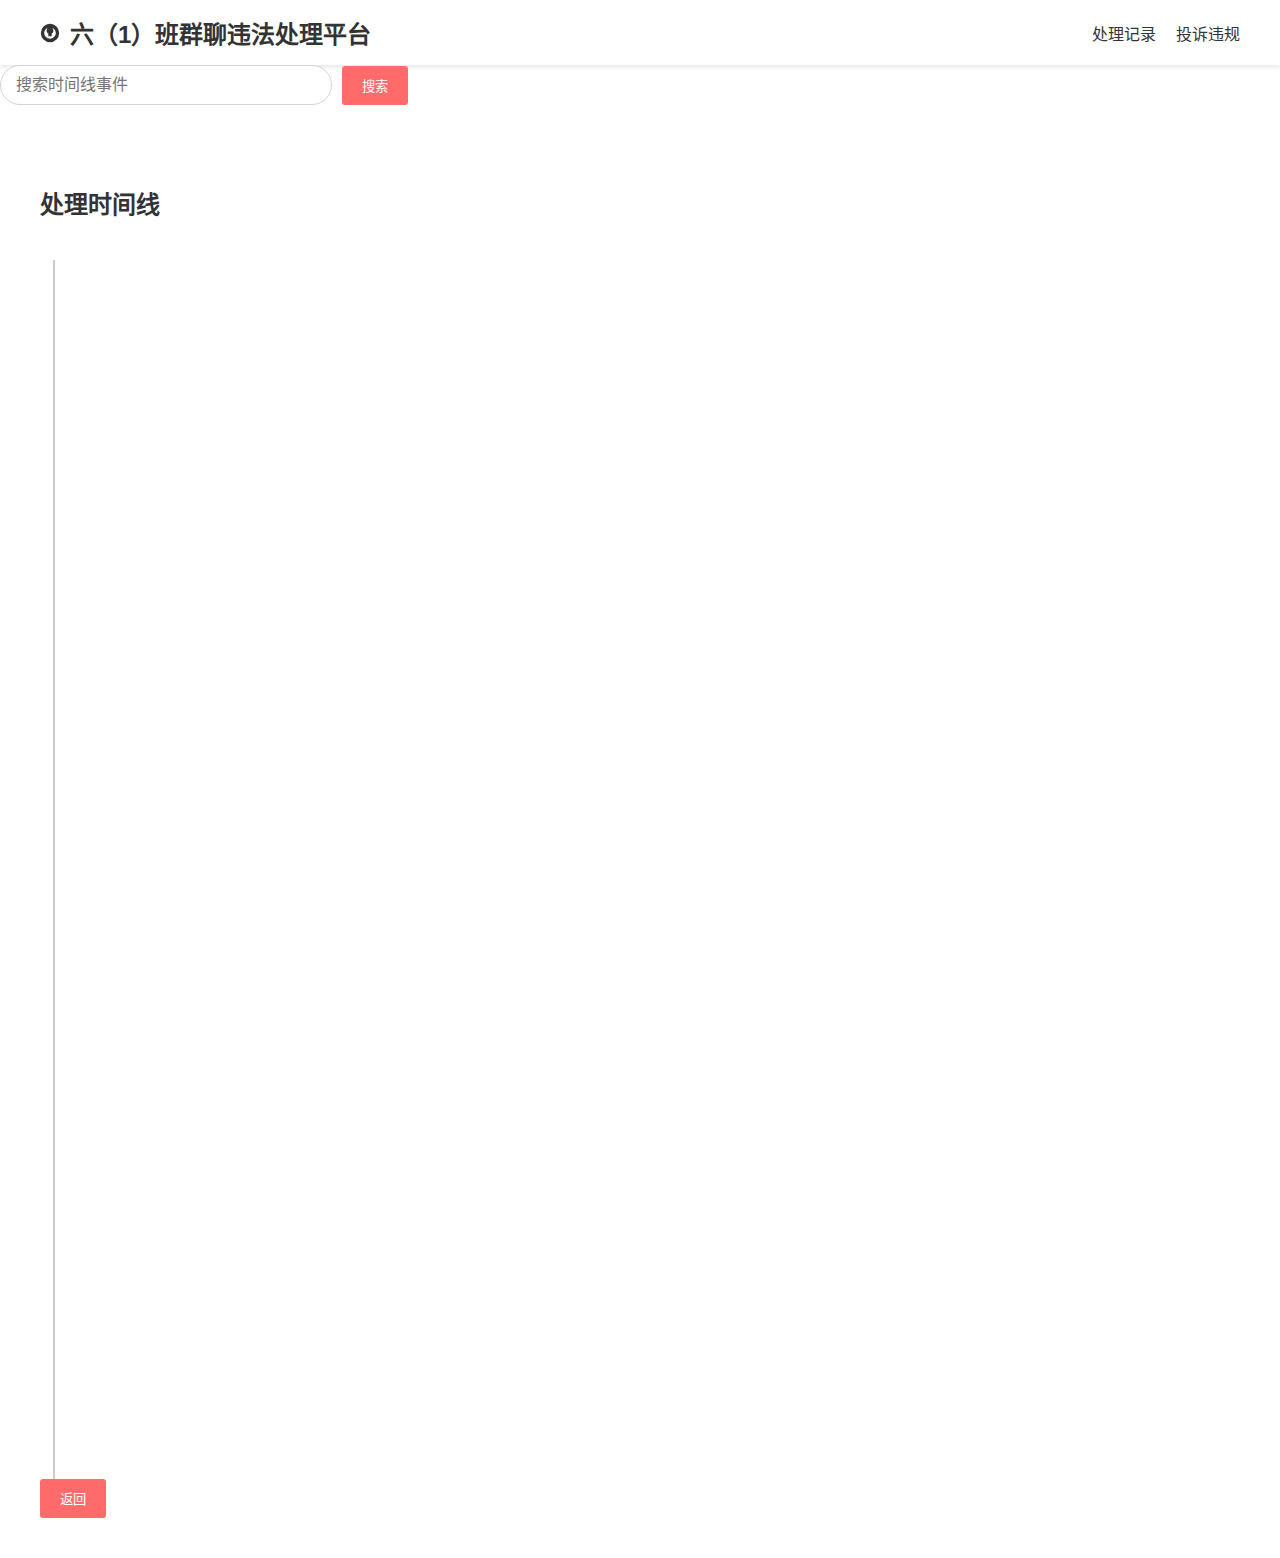
<file: timeline.html>
<!DOCTYPE html>
<html lang="zh-CN">

<head>
    <meta charset="UTF-8">
    <meta name="viewport" content="width=device-width, initial-scale=1.0">
    <title>处理记录</title>
    <link rel="icon" type="image/x-icon" href="icon.svg">
    <style>
        /* 全局样式 */
        body {
            font-family: Arial, sans-serif;
            margin: 0;
            padding: 0;
            background-color: #fff;
            color: #333;
        }

        /* 顶部导航栏样式 */
       .navbar {
            background-color: #fff;
            box-shadow: 0 2px 5px rgba(0, 0, 0, 0.1);
            display: flex;
            justify-content: space-between;
            align-items: center;
            padding: 15px 40px;
        }

       .navbar-logo {
            display: flex;
            align-items: center;
            font-size: 24px;
            font-weight: bold;
            color: #333;
            text-decoration: none;
        }

       .navbar-logo svg {
            width: 20px;
            height: 20px;
            fill: #333;
            margin-right: 10px;
            transition: transform 0.3s ease;
        }

       .navbar-logo svg:hover {
            transform: rotate(360deg);
        }

       .navbar-menu {
            list-style-type: none;
            margin: 0;
            padding: 0;
            display: flex;
        }

       .navbar-menu li {
            margin-left: 20px;
        }

       .navbar-menu li a {
            color: #333;
            text-decoration: none;
            transition: color 0.3s ease;
            display: flex;
            align-items: center;
        }

       .navbar-menu li a svg {
            width: 16px;
            height: 16px;
            fill: #333;
            margin-right: 5px;
            transition: fill 0.3s ease;
        }

       .navbar-menu li a:hover {
            color: #ff6b6b;
        }

       .navbar-menu li a:hover svg {
            fill: #ff6b6b;
        }

        /* 容器样式 */
       .container {
            max-width: 1200px;
            margin: 0 auto;
            padding: 40px;
            background-color: #fff;
            box-shadow: none;
        }

        /* 时间线样式 */
       .timeline {
            list-style-type: none;
            padding: 20px 0;
            margin: 0;
            position: relative;
        }

       .timeline::before {
            content: '';
            position: absolute;
            left: 13px;
            width: 2px;
            height: 100%;
            background-color: #ccc;
        }

       .timeline li {
            margin-bottom: 20px;
            position: relative;
            opacity: 0;
            animation: fadeInUp 1s ease-in-out forwards;
            animation-delay: calc(0.2s * var(--index));
        }

        @keyframes fadeInUp {
            from {
                opacity: 0;
                transform: translateY(20px);
            }

            to {
                opacity: 1;
                transform: translateY(0);
            }
        }

       .timeline li::after {
            content: '';
            display: table;
            clear: both;
        }

       .timeline .date {
            width: 60px;
            height: 60px;
            line-height: 60px;
            border-radius: 50%;
            background-color: #333;
            color: white;
            text-align: center;
            position: absolute;
            left: 0;
        }

       .timeline .event {
            margin-left: 80px;
            padding: 10px;
            background-color: rgba(249, 249, 249, 0.9);
            border-radius: 5px;
        }

       .activity-timeline {
            list-style-type: none;
            padding: 20px 0;
            margin: 0;
            position: relative;
        }

       .activity-timeline::before {
            content: '';
            position: absolute;
            left: 13px;
            width: 2px;
            height: 100%;
            background-color: #007BFF;
        }

       .activity-timeline li {
            margin-bottom: 20px;
            position: relative;
            opacity: 0;
            animation: fadeInUp 1s ease-in-out forwards;
            animation-delay: calc(0.2s * var(--index));
        }

       .activity-timeline .date {
            width: 60px;
            height: 60px;
            line-height: 60px;
            border-radius: 50%;
            background-color: #007BFF;
            color: white;
            text-align: center;
            position: absolute;
            left: 0;
        }

       .activity-timeline .event {
            margin-left: 80px;
            padding: 10px;
            background-color: rgba(227, 242, 253, 0.9);
            border-radius: 5px;
        }

       .activity-timeline .event svg {
            width: 20px;
            height: 20px;
            fill: #007BFF;
            margin-right: 5px;
        }

       .timeline.event a,
       .timeline-search button,
       .toggle-btn,
       .complaint-form button {
            background-color: #ff6b6b;
            color: #fff;
            border: none;
            padding: 10px 20px;
            border-radius: 3px;
            transition: background-color 0.3s ease;
            cursor: pointer;
        }

       .timeline.event a:hover,
       .timeline-search button:hover,
       .toggle-btn:hover,
       .complaint-form button:hover {
            background-color: #e74c3c;
        }

        /* 搜索框样式 */
       .timeline-search {
            margin-bottom: 20px;
            display: flex;
            align-items: center;
        }

       .timeline-search input {
            padding: 10px 15px;
            border: 1px solid #ced4da;
            border-radius: 20px;
            width: 300px;
            font-size: 1rem;
            outline: none;
            transition: border-color 0.3s ease;
            margin-right: 10px;
        }

       .timeline-search input:focus {
            border-color: #ff6b6b;
        }

        /* 投诉表单样式 */
       .complaint-form label {
            display: block;
            margin-bottom: 5px;
        }

       .complaint-form input,
       .complaint-form select,
       .complaint-form textarea {
            width: 100%;
            padding: 10px;
            margin-bottom: 20px;
            border: 1px solid #ced4da;
            border-radius: 3px;
            outline: none;
            transition: border-color 0.3s ease;
        }

       .complaint-form input:focus,
       .complaint-form select:focus,
       .complaint-form textarea:focus {
            border-color: #ff6b6b;
        }

        /* 通知框样式 */
       .notification {
            position: fixed;
            top: 10px;
            right: 10px;
            background-color: white;
            border: 1px solid #ff6b6b;
            border-radius: 5px;
            padding: 10px 20px;
            display: flex;
            align-items: center;
            box-shadow: 0 0 5px rgba(0, 0, 0, 0.2);
            opacity: 0;
            transform: translateY(-20px);
            transition: opacity 0.3s ease, transform 0.3s ease;
        }

       .notification svg {
            width: 20px;
            height: 20px;
            fill: #ff6b6b;
            margin-right: 10px;
        }
        .back-button {
            background-color: #ff6b6b;
            color: #fff;
            border: none;
            padding: 10px 20px;
            border-radius: 3px;
            cursor: pointer;
            margin-top: 20px;
        }

       .back-button:hover {
            background-color: #e74c3c;
        }

    </style>
</head>

<body>
    <nav class="navbar">
        <a href="#" class="navbar-logo">
            <svg width="24" height="24" viewBox="0 0 24 24" fill="none" xmlns="http://www.w3.org/2000/svg">
                <path d="M12 2C6.48 2 2 6.48 2 12s4.48 10 10 10 10-4.48 10-10S17.52 2 12 2zm0 18c-4.41 0-8-3.59-8-8s3.59-8 8-8 8 3.59 8 8-3.59 8-8 8zm1-11h-2v6h2v-6zm-1-3c-1.66 0-3 1.34-3 3s1.34 3 3 3 3-1.34 3-3-1.34-3-3-3z"
                      fill="none" stroke="#333" stroke-width="2" />
                <path d="M12 14L16 10L12 6L8 10L12 14Z" fill="#333" />
            </svg>
            六（1）班群聊违法处理平台
        </a>
        <ul class="navbar-menu">
            <li><a href="timeline.html">处理记录</a></li>
            <li><a href="complaint.html">投诉违规</a></li>
        </ul>
    </nav>
    <div class="timeline-search">
            <input type="text" id="timelineSearchInput" placeholder="搜索时间线事件">
            <button onclick="searchTimeline()">搜索</button>
        </div>

    <div class="container">
        <h2>处理时间线</h2>
        <ul class="timeline" id="timeline">
            <li style="--index: 0;">
                <div class="date">3.12</div>
                <div class="event">
                    <h3>首次处理</h3>
                    <p>同学张榆涵因发送不文明用语和刷屏被警告，踢群1天处理。</p>
                </div>
            </li>
            <li style="--index: 1;">
                <div class="date">3.14</div>
                <div class="event">
                    <h3>申诉</h3>
                    <p>同学张榆涵申诉，法官坚持一审处理。</p>
                </div>
            </li>
            <li style="--index: 2;">
                <div class="date">3.14</div>
                <div class="event">
                    <h3>首次处理</h3>
                    <p>同学王高莹发送不文明用语被警告处理。</p>
                </div>
            </li>
            <li style="--index: 3;">
                <div class="date">3.14</div>
                <div class="event">
                    <h3>处理成功</h3>
                    <p>同学张榆涵因发送不文明用语和刷屏被警告，踢群1天处理。</p>
                </div>
            </li>
            <li style="--index: 4;">
                <div class="date">3.14</div>
                <div class="event">
                    <h3>处理成功</h3>
                    <p>同学王高莹发送不文明用语被警告处理。</p>
                </div>
            </li>
            <li style="--index: 5;">
                <div class="date">3.15</div>
                <div class="event">
                    <h3>首次处理</h3>
                    <p>同学庄曹宇刷屏被永久踢群处理。</p>
                    <a href="detail.html?case=4&student=庄曹宇&date=3.15&content=刷屏被永久踢群处理。">去处理</a>
                </div>
            </li>
            <li style="--index: 6;">
                <div class="date">3.15</div>
                <div class="event">
                    <h3>首次处理</h3>
                    <p>同学张涵睿刷屏被警告处理。</p>
                </div>
            </li>
            <li style="--index: 7;">
                <div class="date">3.15</div>
                <div class="event">
                    <h3>处理成功</h3>
                    <p>同学张涵睿刷屏被警告处理。</p>
                </div>
            </li>

        </ul>
        <button class="back-button" onclick="goBack()">返回</button>
    </div>
    <script>
        function goBack() {
            window.history.back();
        }
function searchTimeline() {
            const searchText = document.getElementById('timelineSearchInput').value.toLowerCase();
            const timelineItems = document.querySelectorAll('.timeline li, .activity-timeline li');
            timelineItems.forEach((item) => {
                const itemText = item.textContent.toLowerCase();
                if (itemText.includes(searchText)) {
                    item.style.display = 'block';
                } else {
                    item.style.display = 'none';
                }
            });
        }

    </script>
</body>

</html>
</file>
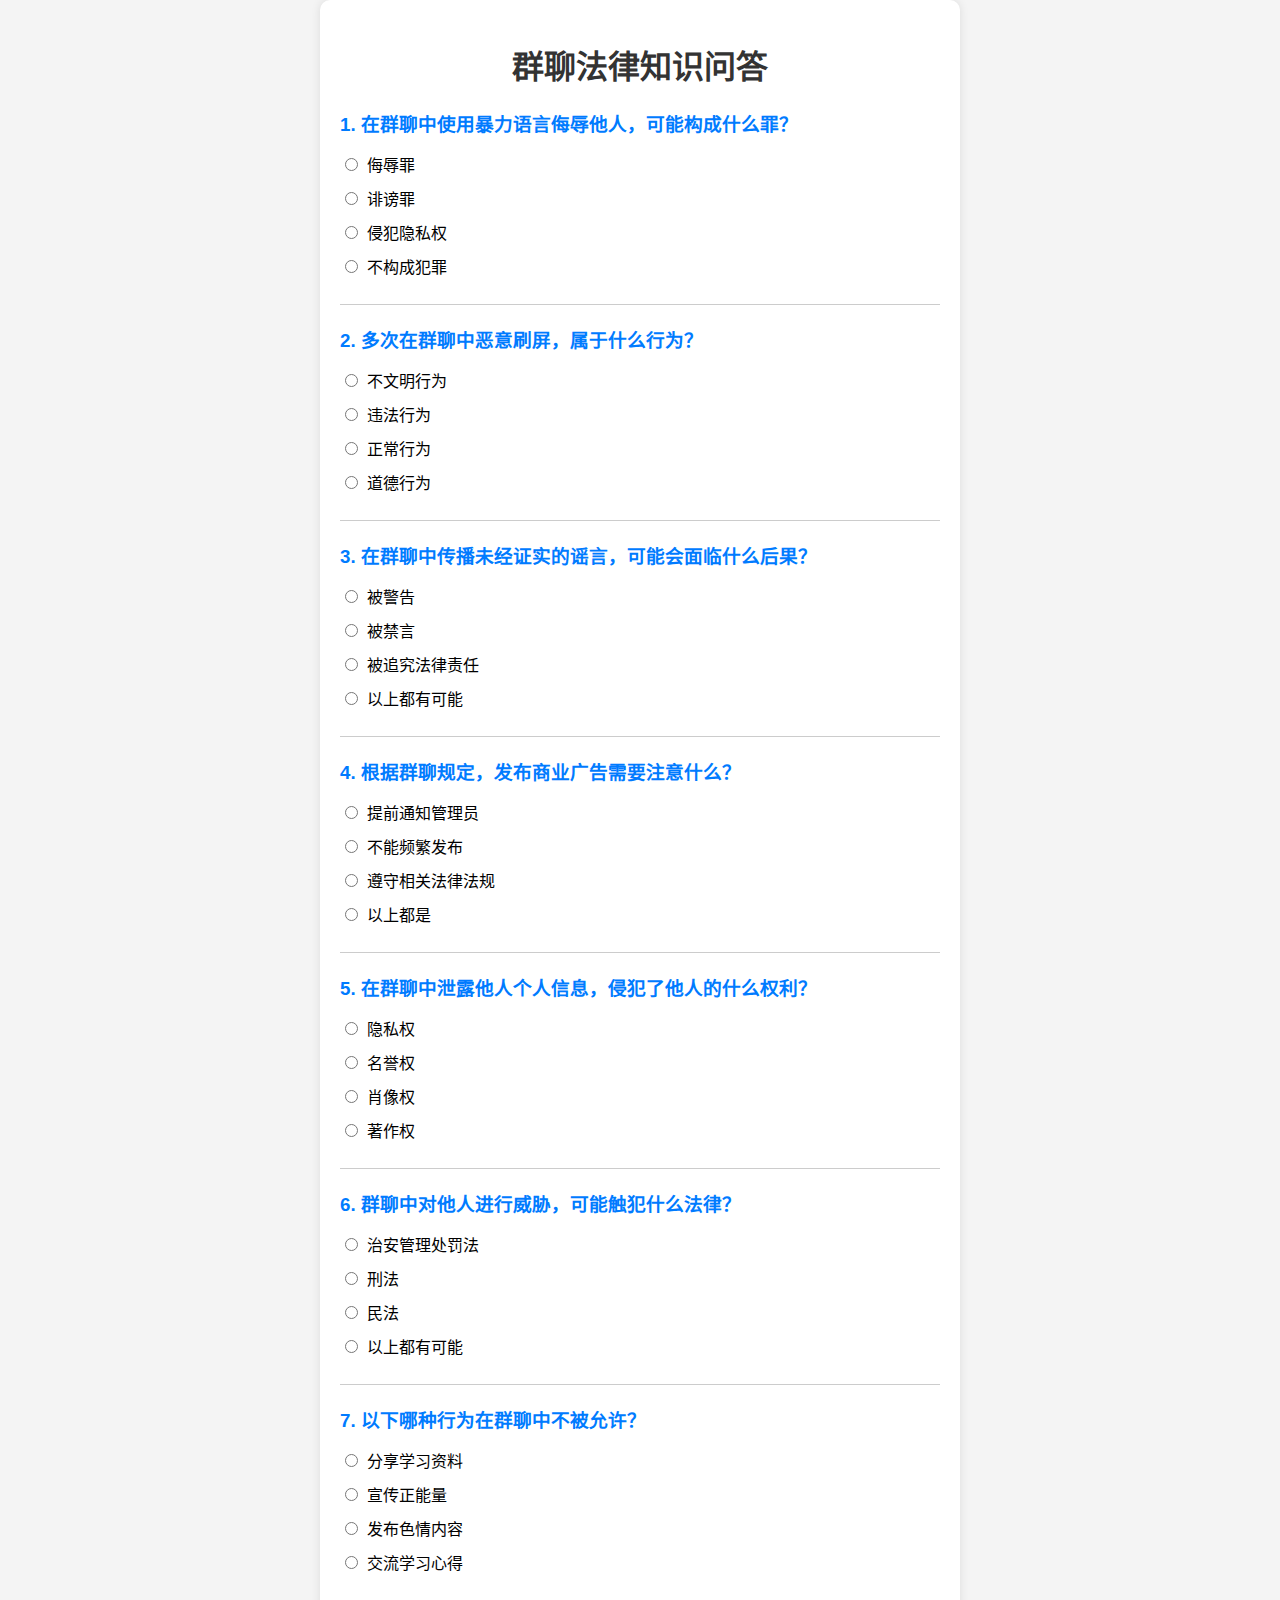
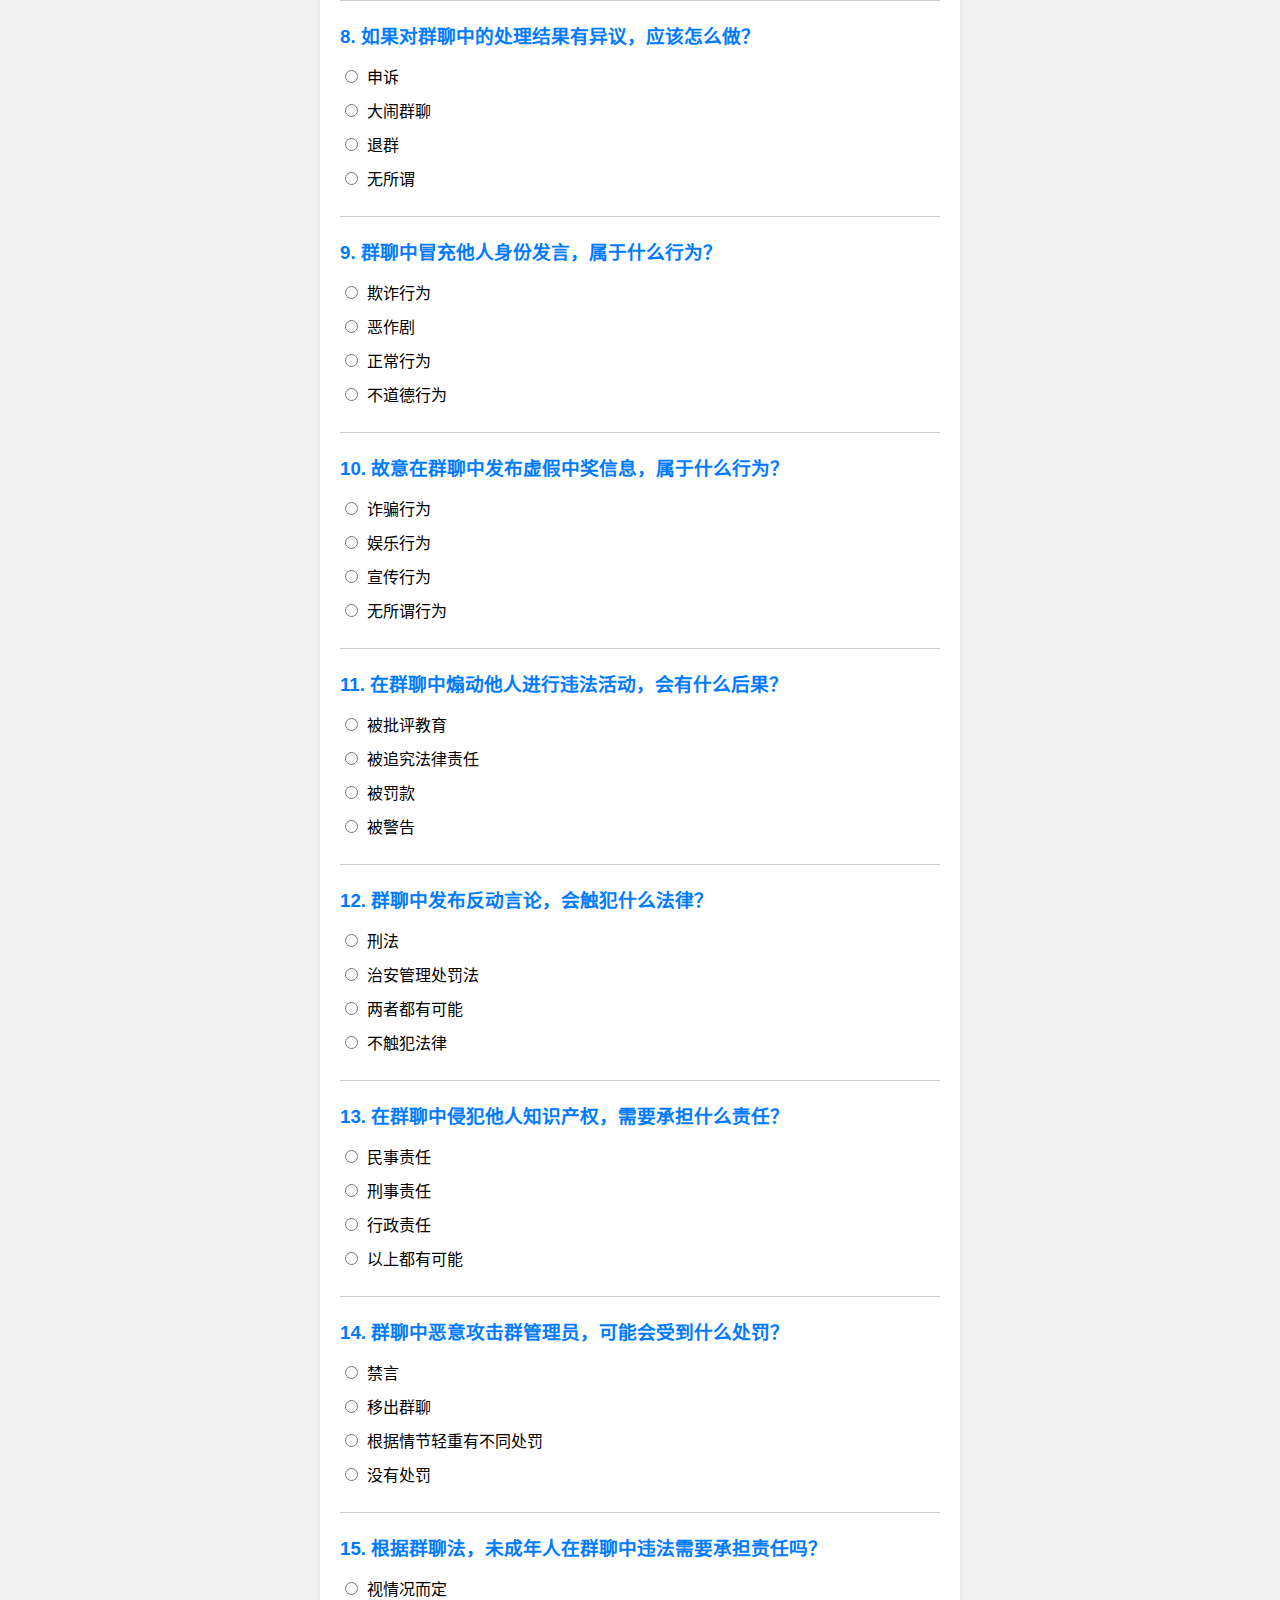
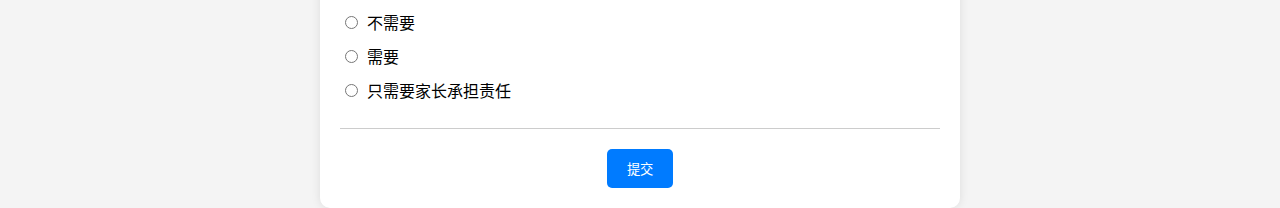
<file: your_question_page.html>
<!DOCTYPE html>
<html lang="zh-CN">

<head>
    <meta charset="UTF-8">
    <meta name="viewport" content="width=device-width, initial-scale=1.0">
    <title>群聊法律知识问答</title>
    <style>
        body {
            font-family: Arial, sans-serif;
            background-color: #f4f4f4;
            display: flex;
            flex-direction: column;
            align-items: center;
            justify-content: center;
            min-height: 100vh;
            margin: 0;
        }

       .container {
            background-color: white;
            padding: 20px;
            border-radius: 10px;
            box-shadow: 0 0 10px rgba(0, 0, 0, 0.1);
            width: 80%;
            max-width: 600px;
        }

        h1 {
            text-align: center;
            color: #333;
        }

       .question {
            margin-bottom: 20px;
            border-bottom: 1px solid #ccc;
            padding-bottom: 10px;
        }

       .question h3 {
            color: #007bff;
            margin-bottom: 10px;
        }

       .answer-options {
            list-style-type: none;
            padding: 0;
        }

       .answer-options li {
            margin-bottom: 10px;
        }

       .answer-options input[type="radio"] {
            margin-right: 5px;
        }

       .submit-button {
            background-color: #007BFF;
            color: white;
            border: none;
            padding: 10px 20px;
            border-radius: 5px;
            cursor: pointer;
            display: block;
            margin: 0 auto;
        }

       .submit-button:hover {
            background-color: #0056b3;
        }

       .result {
            text-align: center;
            margin-top: 20px;
        }

       .result h2 {
            color: #333;
        }

       .buttons {
            margin-top: 20px;
            text-align: center;
        }

       .button {
            background-color: #6c757d;
            color: white;
            border: none;
            padding: 10px 20px;
            border-radius: 5px;
            cursor: pointer;
            margin: 0 5px;
        }

       .button:hover {
            background-color: #5a6268;
        }
    </style>
</head>

<body>
    <div class="container">
        <h1>群聊法律知识问答</h1>
        <div id="questions"></div>
        <button class="submit-button" onclick="checkAnswers()">提交</button>
        <div class="result" id="result" style="display:none;">
            <h2 id="score"></h2>
            <div class="buttons">
                <button class="button" onclick="window.location.reload()">重新测试</button>
                <button class="button" onclick="history.back()">回退</button>
                <button class="button" onclick="shareResult()">分享</button>
            </div>
        </div>
    </div>
    <script>
        // 题目和答案数组，这里简单示例15道题，可根据law_rules内容修改
        const questions = [
            {
                question: "在群聊中使用暴力语言侮辱他人，可能构成什么罪？",
                options: ["侮辱罪", "诽谤罪", "侵犯隐私权", "不构成犯罪"],
                answer: 0
            },
            {
                question: "多次在群聊中恶意刷屏，属于什么行为？",
                options: ["不文明行为", "违法行为", "正常行为", "道德行为"],
                answer: 0
            },
            // 更多题目
            {
                question: "在群聊中传播未经证实的谣言，可能会面临什么后果？",
                options: ["被警告", "被禁言", "被追究法律责任", "以上都有可能"],
                answer: 3
            },
            {
                question: "根据群聊规定，发布商业广告需要注意什么？",
                options: ["提前通知管理员", "不能频繁发布", "遵守相关法律法规", "以上都是"],
                answer: 3
            },
            {
                question: "在群聊中泄露他人个人信息，侵犯了他人的什么权利？",
                options: ["隐私权", "名誉权", "肖像权", "著作权"],
                answer: 0
            },
            {
                question: "群聊中对他人进行威胁，可能触犯什么法律？",
                options: ["治安管理处罚法", "刑法", "民法", "以上都有可能"],
                answer: 3
            },
            {
                question: "以下哪种行为在群聊中不被允许？",
                options: ["分享学习资料", "宣传正能量", "发布色情内容", "交流学习心得"],
                answer: 2
            },
            {
                question: "如果对群聊中的处理结果有异议，应该怎么做？",
                options: ["申诉", "大闹群聊", "退群", "无所谓"],
                answer: 0
            },
            {
                question: "群聊中冒充他人身份发言，属于什么行为？",
                options: ["欺诈行为", "恶作剧", "正常行为", "不道德行为"],
                answer: 0
            },
            {
                question: "故意在群聊中发布虚假中奖信息，属于什么行为？",
                options: ["诈骗行为", "娱乐行为", "宣传行为", "无所谓行为"],
                answer: 0
            },
            {
                question: "在群聊中煽动他人进行违法活动，会有什么后果？",
                options: ["被批评教育", "被追究法律责任", "被罚款", "被警告"],
                answer: 1
            },
            {
                question: "群聊中发布反动言论，会触犯什么法律？",
                options: ["刑法", "治安管理处罚法", "两者都有可能", "不触犯法律"],
                answer: 2
            },
            {
                question: "在群聊中侵犯他人知识产权，需要承担什么责任？",
                options: ["民事责任", "刑事责任", "行政责任", "以上都有可能"],
                answer: 3
            },
            {
                question: "群聊中恶意攻击群管理员，可能会受到什么处罚？",
                options: ["禁言", "移出群聊", "根据情节轻重有不同处罚", "没有处罚"],
                answer: 2
            },
            {
                question: "根据群聊法，未成年人在群聊中违法需要承担责任吗？",
                options: ["视情况而定", "不需要", "需要", "只需要家长承担责任"],
                answer: 0
            }
        ];

        let userAnswers = [];

        function displayQuestions() {
            const questionsDiv = document.getElementById('questions');
            questions.forEach((question, index) => {
                const questionDiv = document.createElement('div');
                questionDiv.className = 'question';
                questionDiv.innerHTML = `
                    <h3>${index + 1}. ${question.question}</h3>
                    <ul class="answer-options">
                        ${question.options.map((option, optionIndex) => `
                            <li>
                                <input type="radio" id="q${index}_${optionIndex}" name="q${index}" value="${optionIndex}">
                                <label for="q${index}_${optionIndex}">${option}</label>
                            </li>
                        `).join('')}
                    </ul>
                `;
                questionsDiv.appendChild(questionDiv);
            });
        }

        function checkAnswers() {
            const resultDiv = document.getElementById('result');
            let score = 0;
            questions.forEach((question, index) => {
                const selectedAnswer = document.querySelector(`input[name="q${index}"]:checked`);
                if (selectedAnswer) {
                    userAnswers.push(parseInt(selectedAnswer.value));
                    if (parseInt(selectedAnswer.value) === question.answer) {
                        score++;
                    }
                } else {
                    userAnswers.push(null);
                }
            });
            document.getElementById('score').textContent = `你的得分是：${score}/${questions.length}`;
            resultDiv.style.display = 'block';
        }

        function shareResult() {
            const score = document.getElementById('score').textContent;
            const shareText = `我在群聊法律知识问答中得了${score}，快来挑战吧！`;
            if (navigator.share) {
                navigator.share({
                    title: '群聊法律知识问答',
                    text: shareText,
                    url: window.location.href
                })
               .then(() => console.log('分享成功'))
               .catch((error) => console.error('分享失败:', error));
            } else {
                alert('您的浏览器不支持分享功能');
            }
        }

        window.onload = displayQuestions;
    </script>
</body>

</html>
</file>
